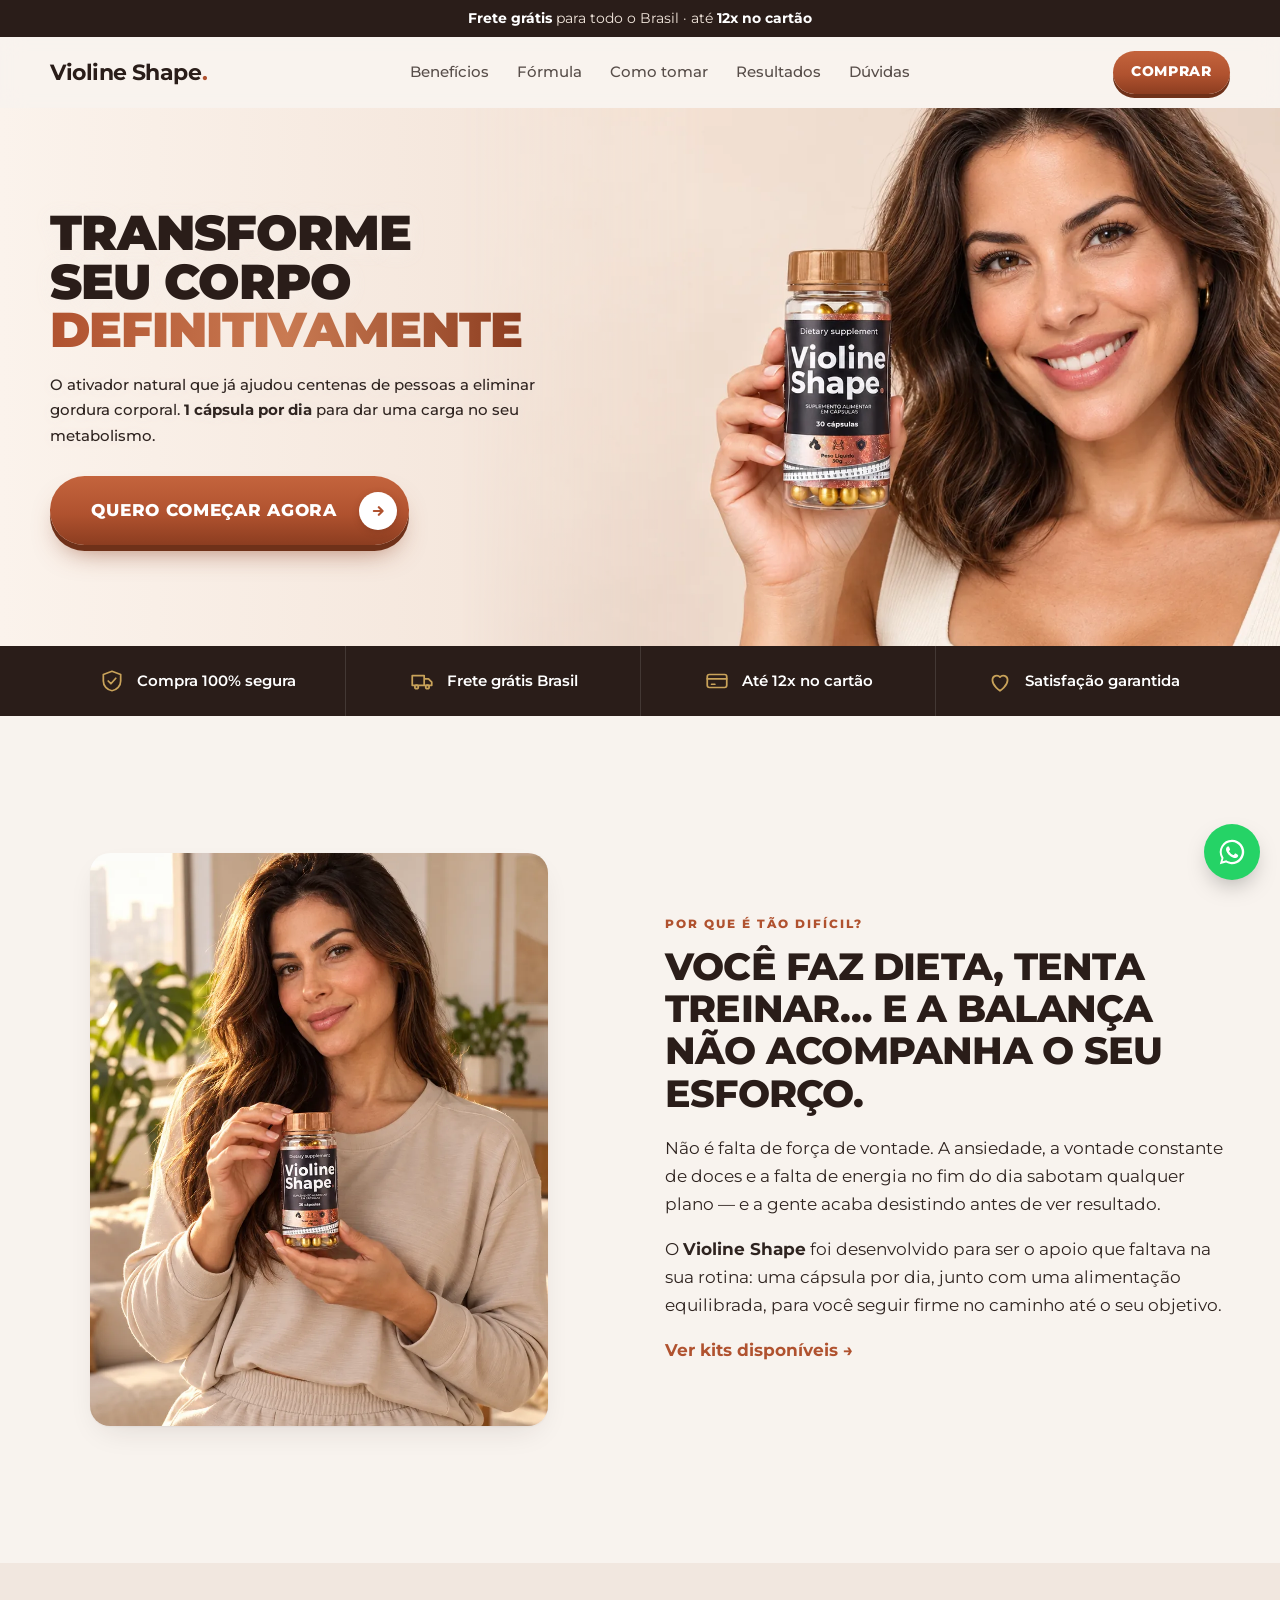
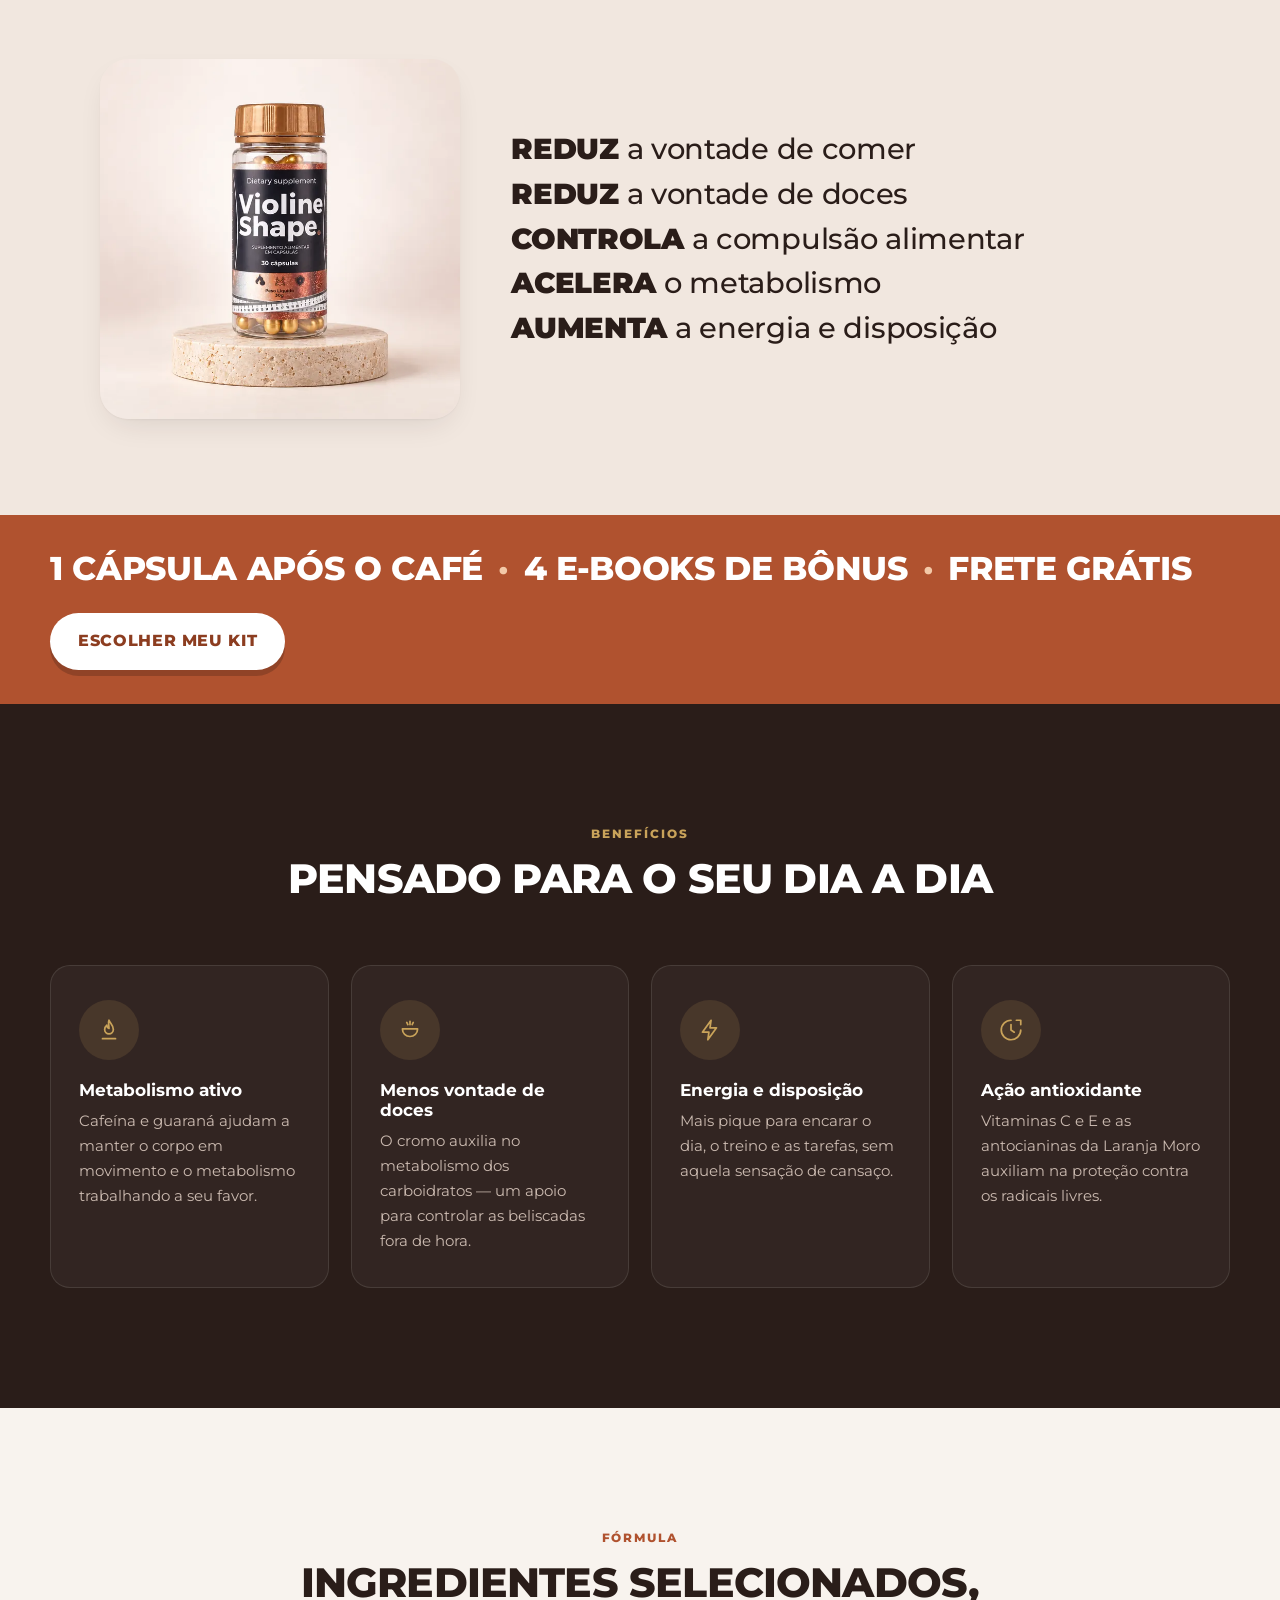
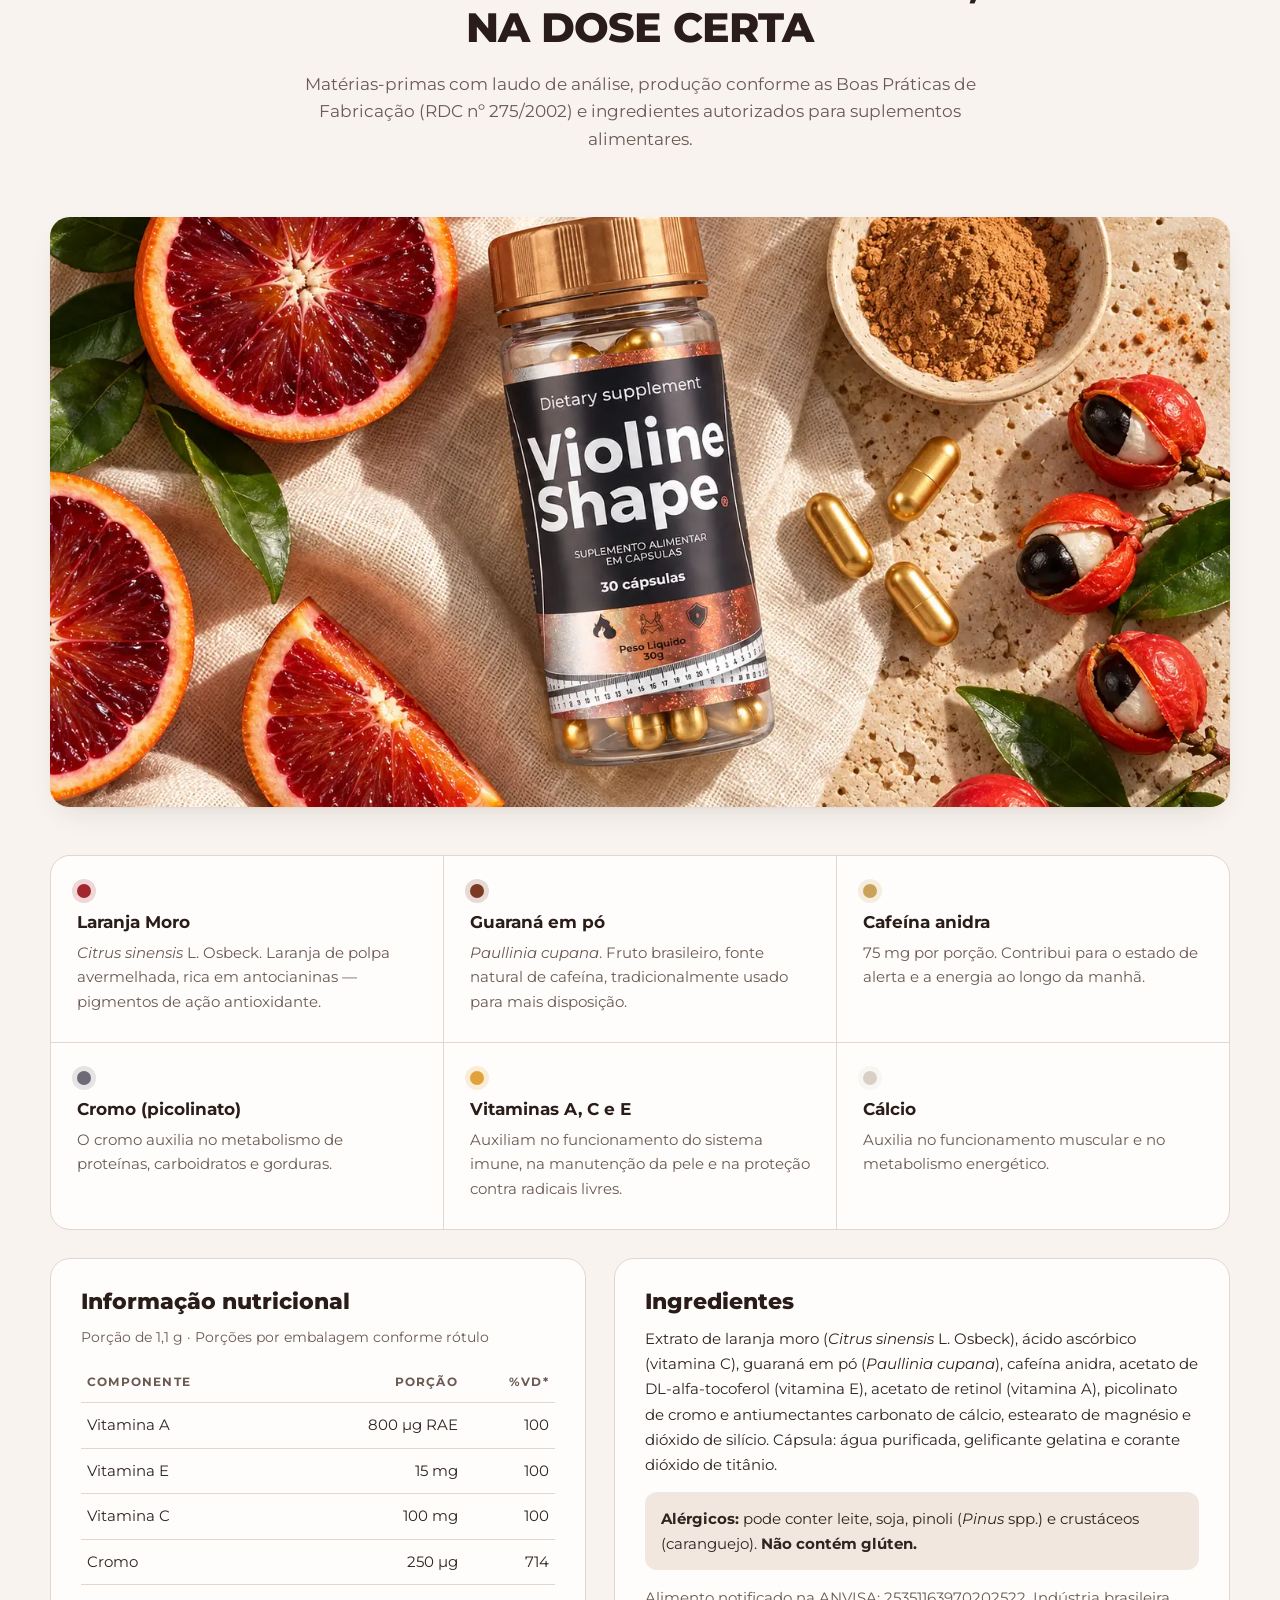
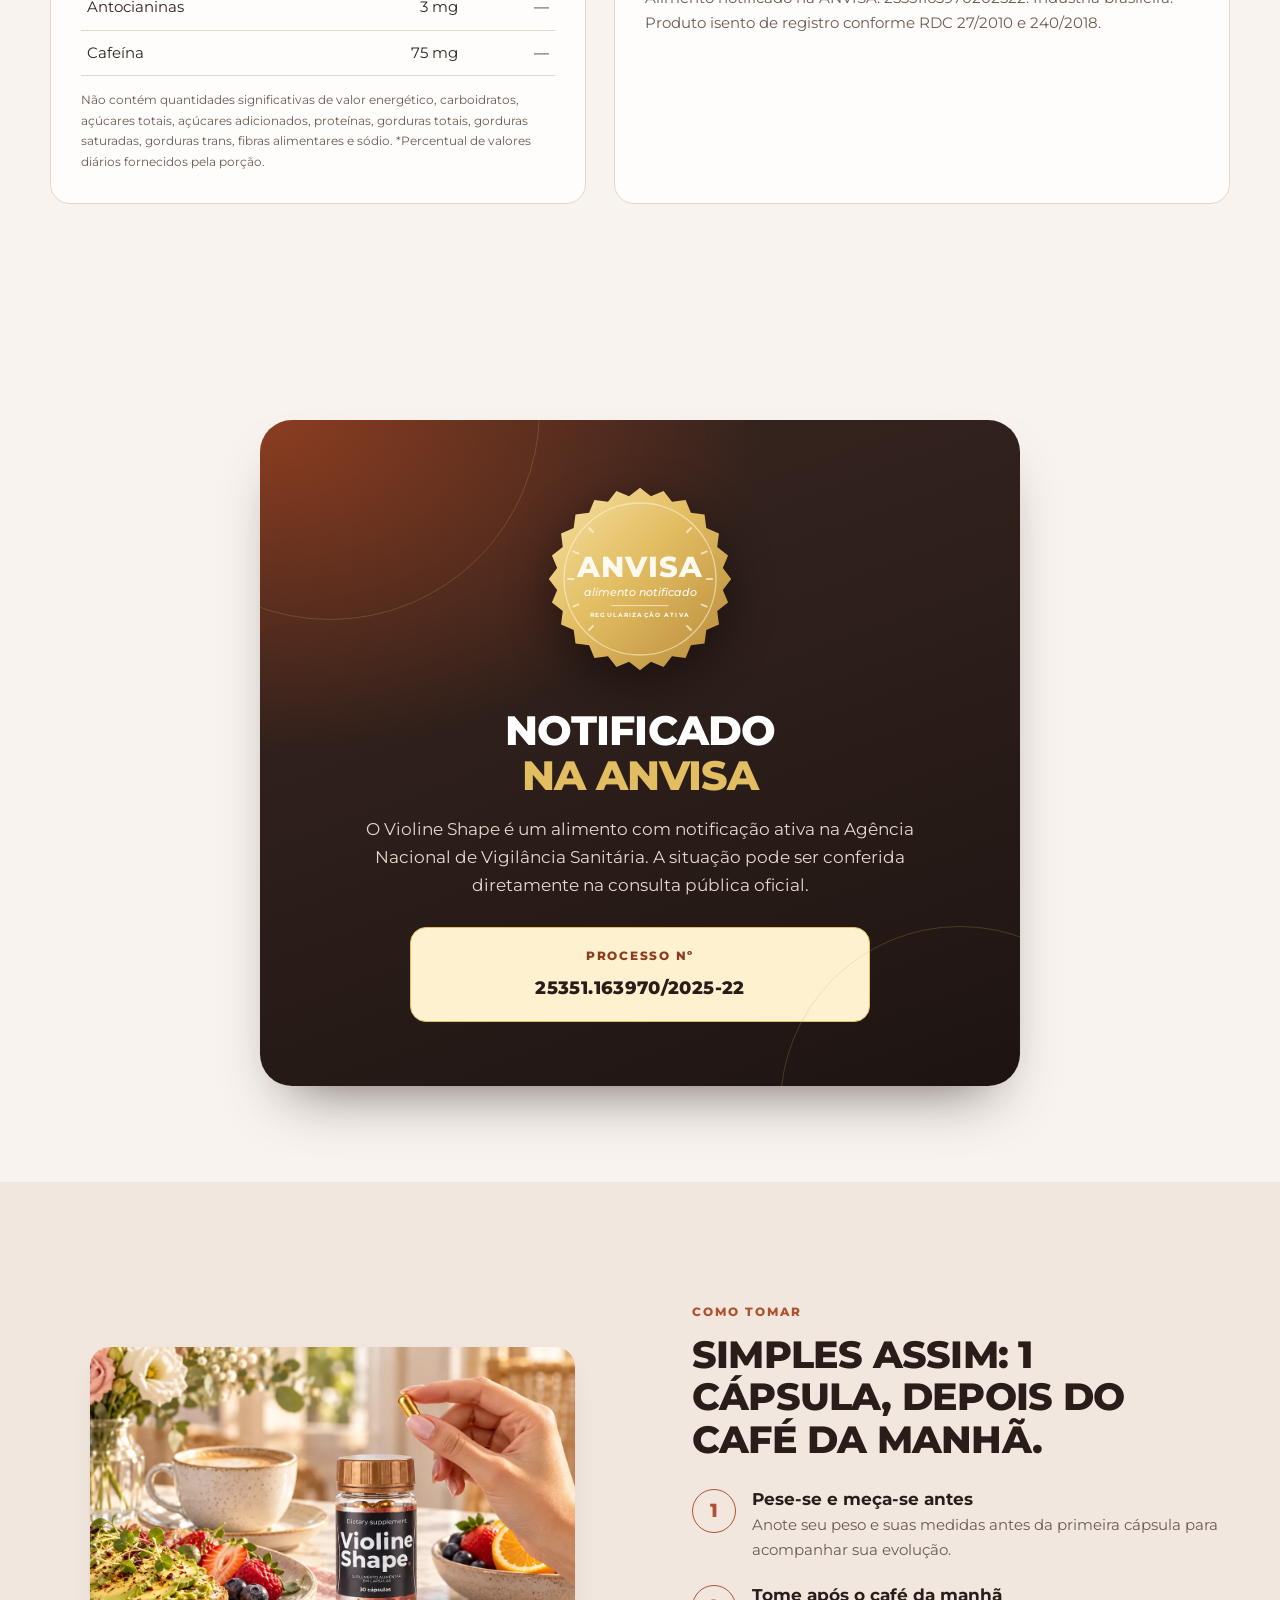
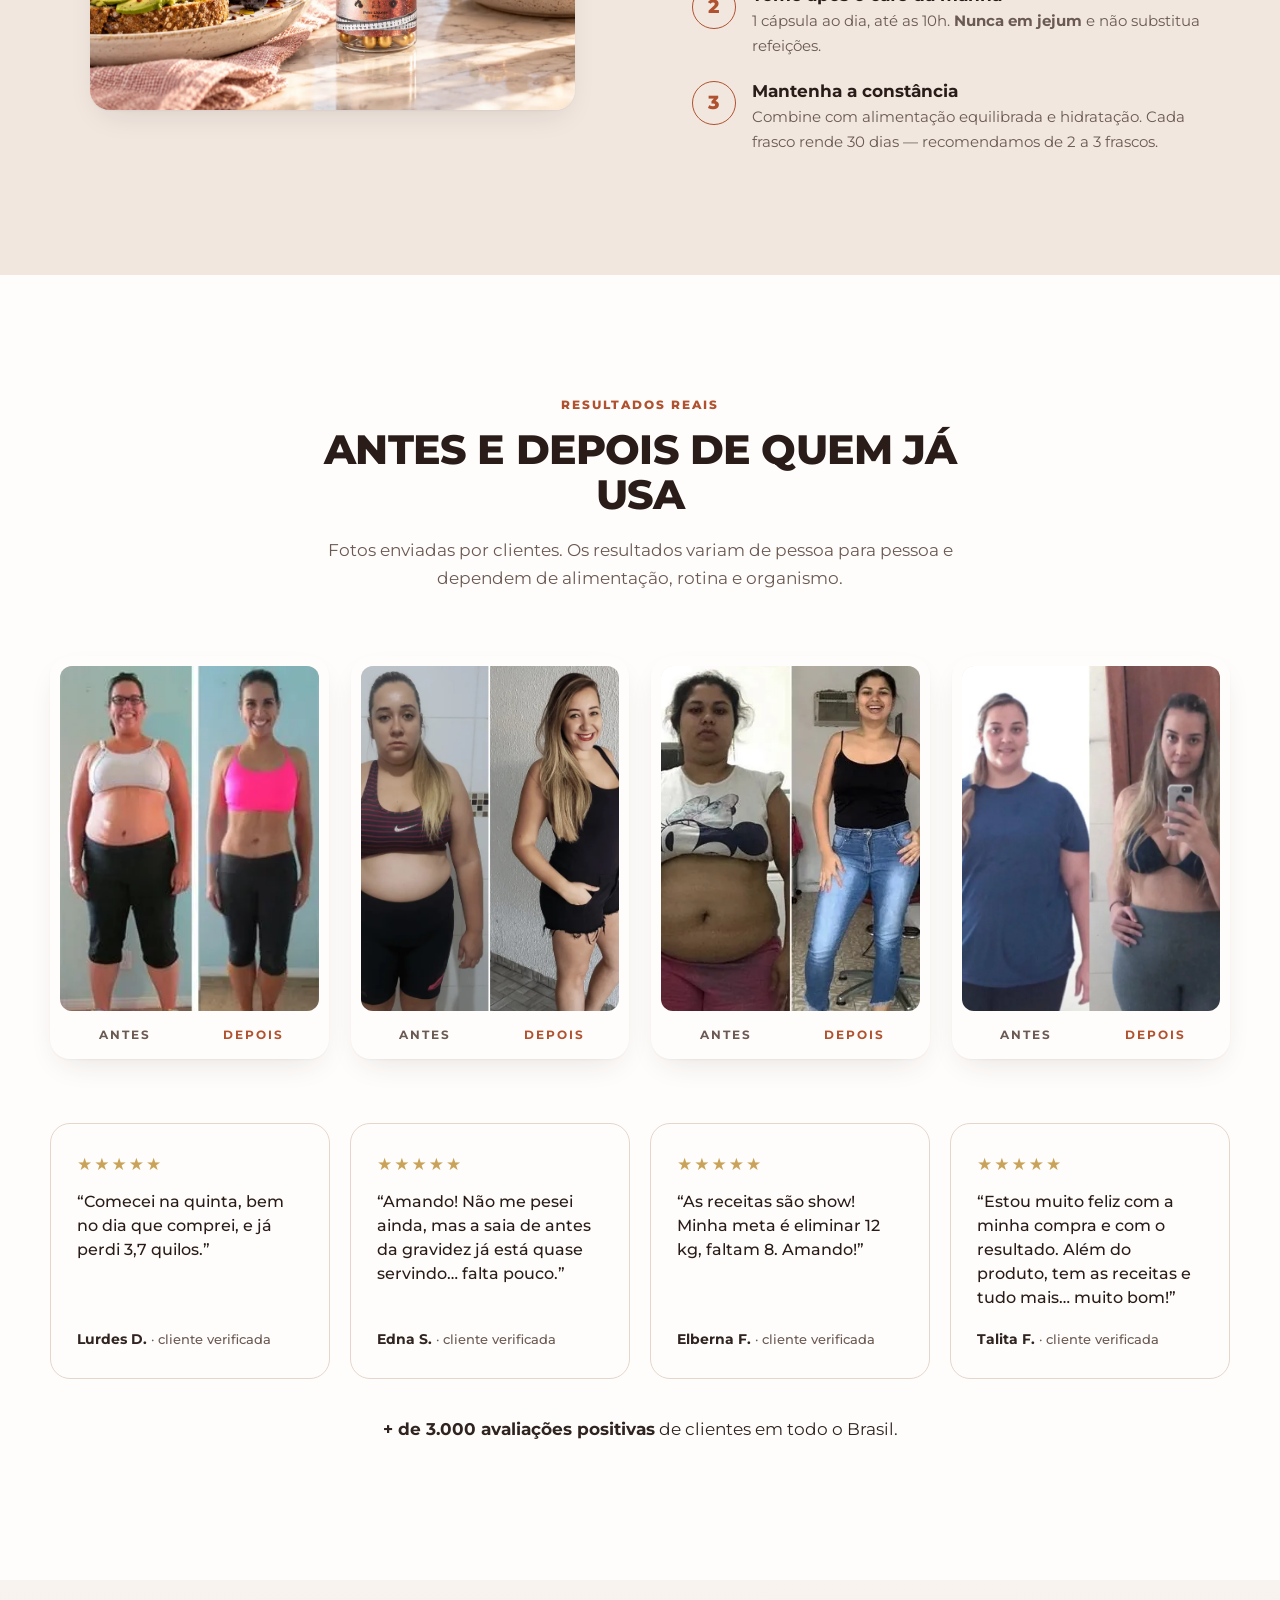
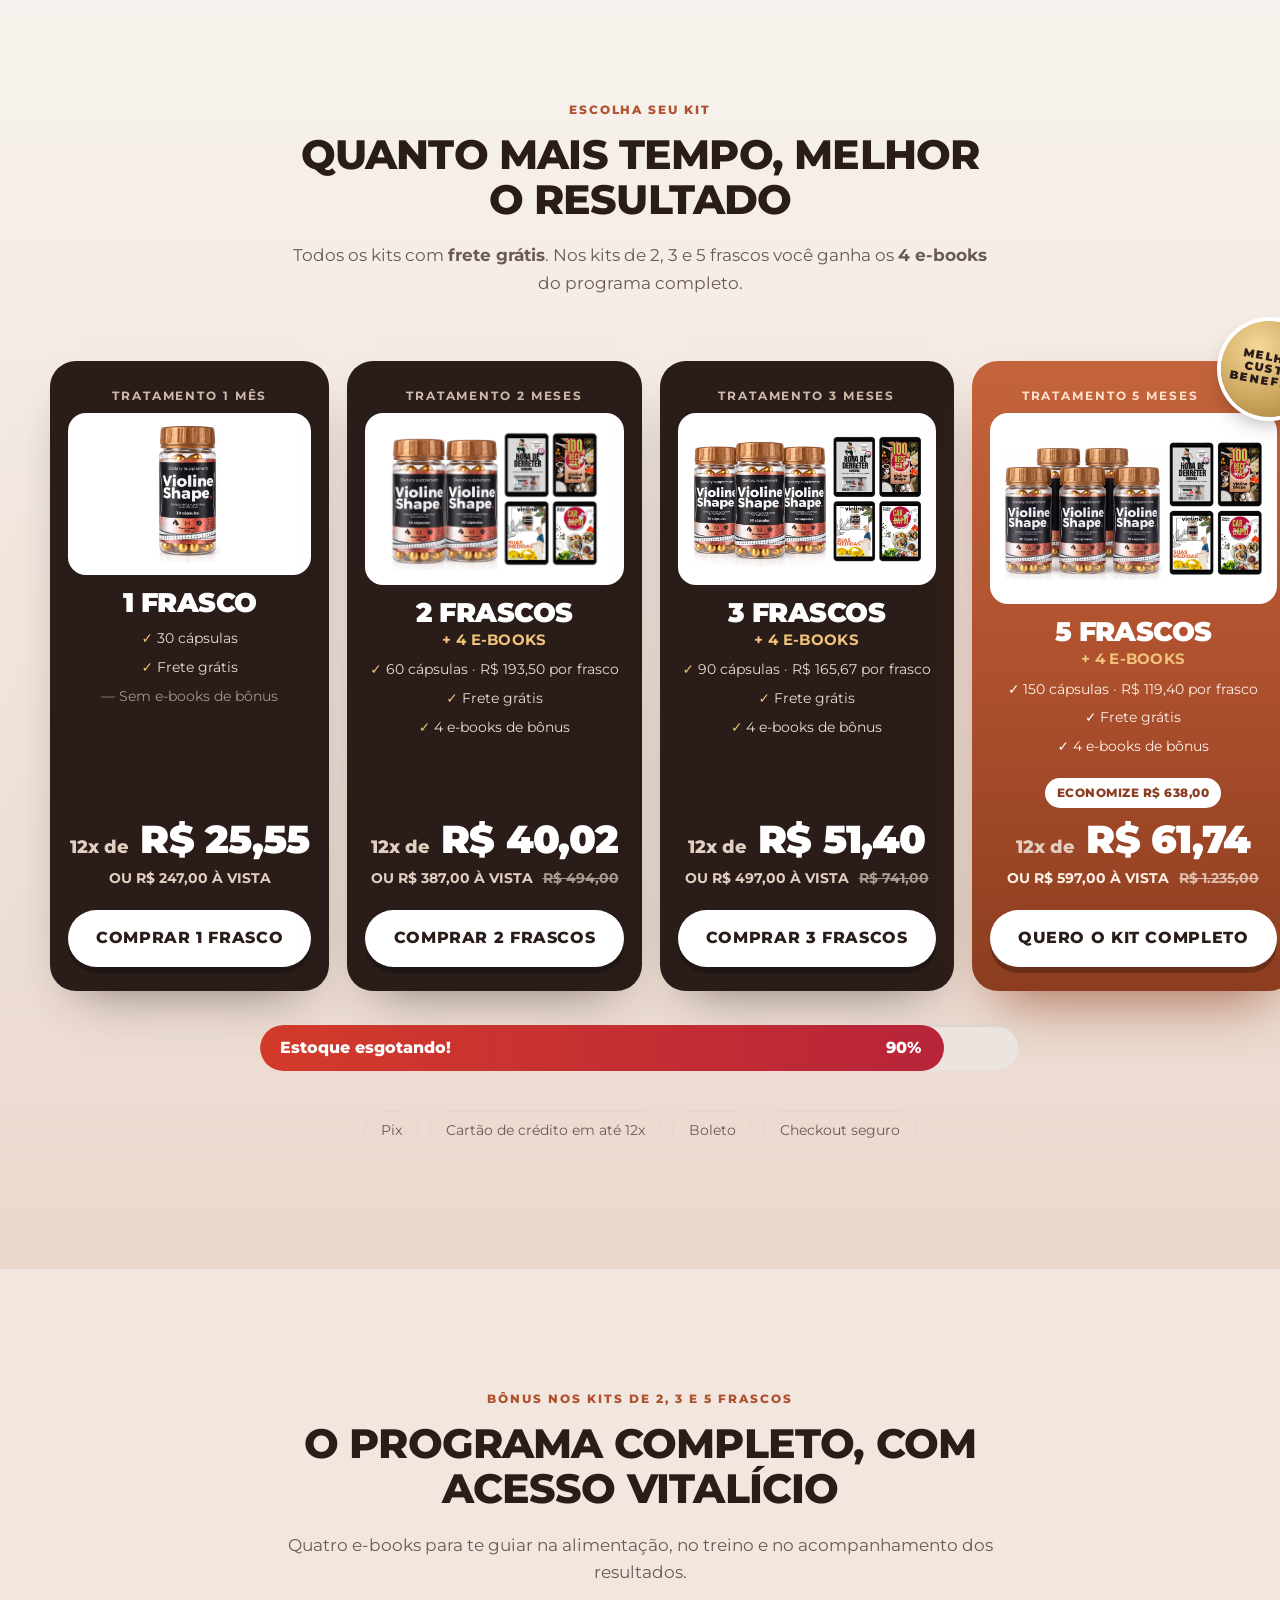
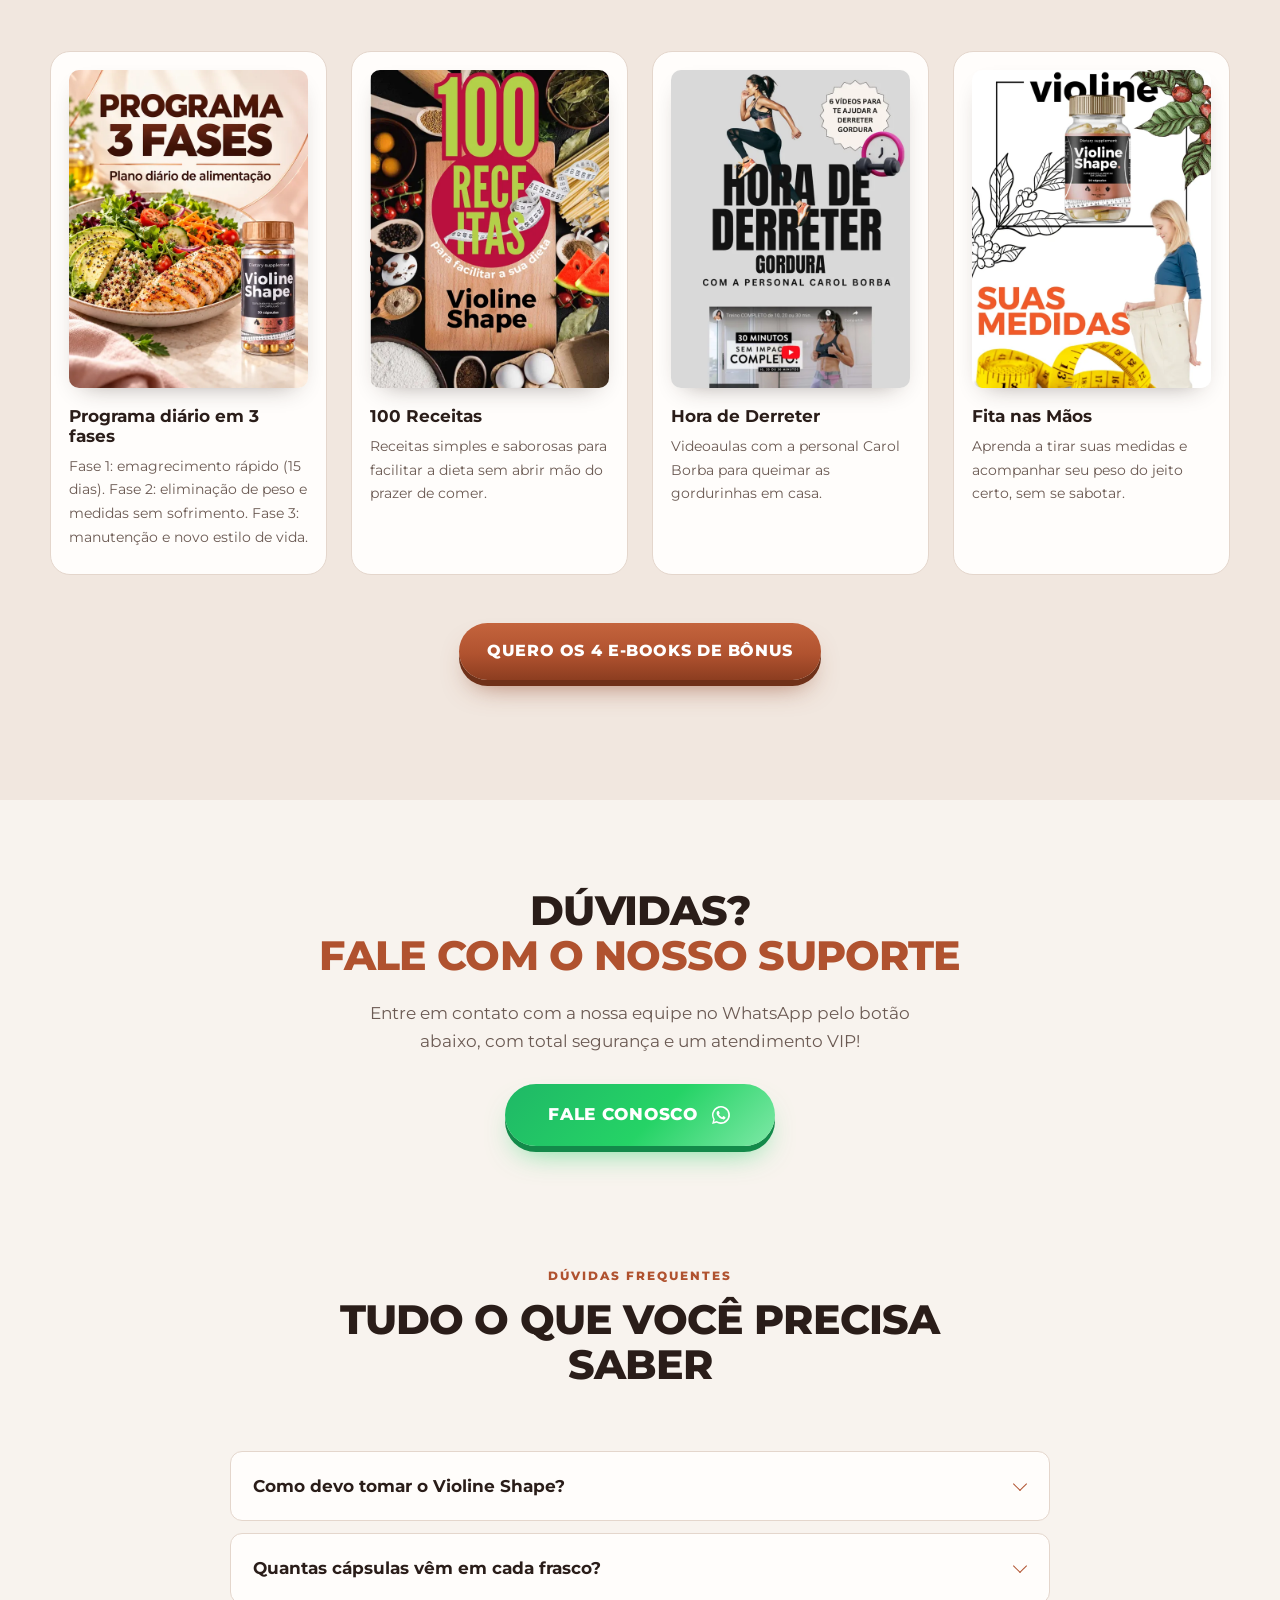
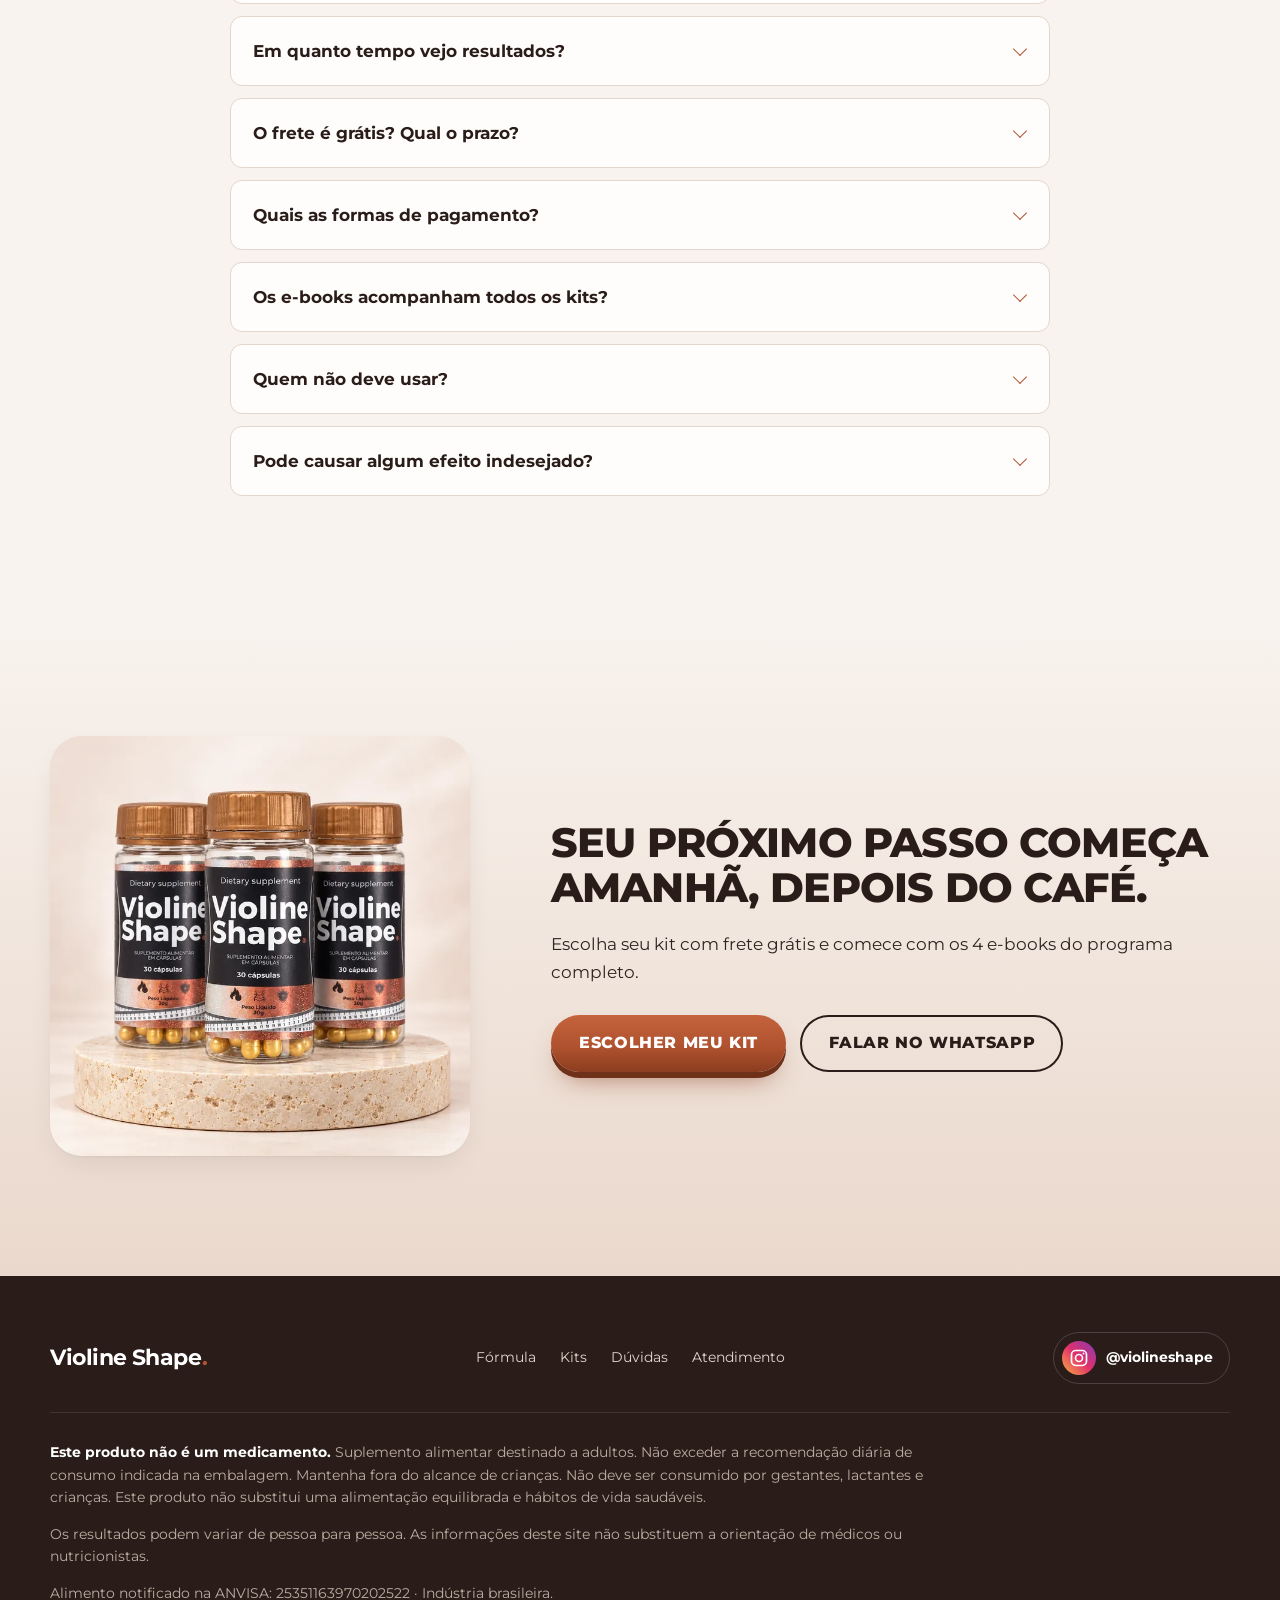
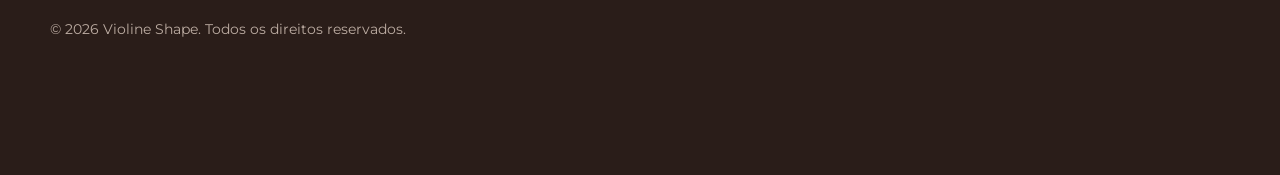
<file: site/index.html>
<!doctype html>
<html lang="pt-BR">
<head>
  <meta charset="utf-8">
  <meta name="viewport" content="width=device-width, initial-scale=1">
  <title>Violine Shape — Suplemento com Laranja Moro, Guaraná e Cromo | Frete Grátis</title>
  <meta name="description" content="Violine Shape: suplemento alimentar em cápsulas com Laranja Moro, Guaraná, Cromo e Vitaminas A, C e E. Notificado na ANVISA, frete grátis para todo o Brasil e até 12x no cartão. Kits com 4 e-books de bônus.">
  <link rel="canonical" href="https://violineshape.com.br/">
  <meta name="robots" content="index, follow, max-image-preview:large">
  <meta name="theme-color" content="#f6efe9">

  <!-- Open Graph / redes sociais -->
  <meta property="og:type" content="product">
  <meta property="og:locale" content="pt_BR">
  <meta property="og:site_name" content="Violine Shape">
  <meta property="og:title" content="Violine Shape — Transforme seu corpo definitivamente">
  <meta property="og:description" content="Laranja Moro, Guaraná, Cromo e Vitaminas A, C e E em 1 cápsula por dia. Frete grátis e até 12x no cartão.">
  <meta property="og:url" content="https://violineshape.com.br/">
  <meta property="og:image" content="https://violineshape.com.br/assets/img/og-image.jpg">
  <meta property="og:image:width" content="1200">
  <meta property="og:image:height" content="630">
  <meta name="twitter:card" content="summary_large_image">

  <link rel="icon" href="assets/img/favicon.svg" type="image/svg+xml">
  <link rel="apple-touch-icon" href="assets/img/apple-touch-icon.png">

  <link rel="preconnect" href="https://fonts.googleapis.com">
  <link rel="preconnect" href="https://fonts.gstatic.com" crossorigin>
  <link rel="preload" as="image" href="assets/img/hero-foto.webp" type="image/webp" fetchpriority="high">
  <link href="https://fonts.googleapis.com/css2?family=Montserrat:wght@400;500;600;700;800;900&display=swap" rel="stylesheet">
  <link rel="stylesheet" href="assets/css/style.css?v=27">

  <!--
    RASTREAMENTO DE ANÚNCIOS
    Cole aqui o Google Tag Manager (recomendado) ou Meta Pixel / GA4.
    O script main.js já envia para o dataLayer / fbq os eventos:
      - view_item (ao ver as ofertas)  - begin_checkout / InitiateCheckout (clique em comprar)
      - contact (clique no WhatsApp)
  -->

  <script type="application/ld+json">
  {
    "@context": "https://schema.org",
    "@graph": [
      {
        "@type": "Organization",
        "@id": "https://violineshape.com.br/#org",
        "name": "Violine Shape",
        "url": "https://violineshape.com.br/",
        "sameAs": ["https://www.instagram.com/violineshape/"],
        "logo": "https://violineshape.com.br/assets/img/apple-touch-icon.png",
        "contactPoint": {
          "@type": "ContactPoint",
          "telephone": "+55-19-99206-1661",
          "contactType": "customer service",
          "areaServed": "BR",
          "availableLanguage": "Portuguese"
        }
      },
      {
        "@type": "Product",
        "@id": "https://violineshape.com.br/#produto",
        "name": "Violine Shape — Suplemento Alimentar em Cápsulas",
        "description": "Suplemento alimentar em cápsulas com extrato de Laranja Moro, Guaraná em pó, Cafeína, Cromo e Vitaminas A, C e E. Frasco com 30 cápsulas.",
        "brand": { "@type": "Brand", "name": "Violine Shape" },
        "image": [
          "https://violineshape.com.br/assets/img/kit-1.webp",
          "https://violineshape.com.br/assets/img/kit-3.webp"
        ],
        "category": "Suplemento alimentar",
        "offers": {
          "@type": "AggregateOffer",
          "priceCurrency": "BRL",
          "lowPrice": "247.00",
          "highPrice": "597.00",
          "offerCount": "4",
          "availability": "https://schema.org/InStock",
          "url": "https://violineshape.com.br/#ofertas"
        }
      },
      {
        "@type": "FAQPage",
        "@id": "https://violineshape.com.br/#faq",
        "mainEntity": [
          { "@type": "Question", "name": "Como devo tomar o Violine Shape?", "acceptedAnswer": { "@type": "Answer", "text": "Tome 1 cápsula por dia, logo após o café da manhã e até as 10h. Nunca tome em jejum." } },
          { "@type": "Question", "name": "Quantas cápsulas vêm em cada frasco?", "acceptedAnswer": { "@type": "Answer", "text": "Cada frasco tem 30 cápsulas, suficiente para 1 mês de uso." } },
          { "@type": "Question", "name": "O frete é grátis?", "acceptedAnswer": { "@type": "Answer", "text": "Sim. Todos os kits têm frete grátis para todo o Brasil." } },
          { "@type": "Question", "name": "Quais as formas de pagamento?", "acceptedAnswer": { "@type": "Answer", "text": "Pix, boleto e cartão de crédito em até 12x, em checkout 100% seguro." } },
          { "@type": "Question", "name": "Quem não deve usar o Violine Shape?", "acceptedAnswer": { "@type": "Answer", "text": "Gestantes, lactantes, menores de 19 anos, idosos acima de 65 anos, pessoas com problemas de tireoide, diabetes, hipertensão ou cardíacos e quem usa antidepressivos. Não consumir com bebida alcoólica." } },
          { "@type": "Question", "name": "Os e-books acompanham todos os kits?", "acceptedAnswer": { "@type": "Answer", "text": "Os 4 e-books de bônus acompanham os kits de 2, 3 e 5 frascos. O kit de 1 frasco não inclui os e-books." } }
        ]
      }
    ]
  }
  </script>
  <!-- Meta Pixel Code -->
  <script>
  !function(f,b,e,v,n,t,s)
  {if(f.fbq)return;n=f.fbq=function(){n.callMethod?
  n.callMethod.apply(n,arguments):n.queue.push(arguments)};
  if(!f._fbq)f._fbq=n;n.push=n;n.loaded=!0;n.version='2.0';
  n.queue=[];t=b.createElement(e);t.async=!0;
  t.src=v;s=b.getElementsByTagName(e)[0];
  s.parentNode.insertBefore(t,s)}(window, document,'script',
  'https://connect.facebook.net/en_US/fbevents.js');
  fbq('init', '2147632998968524');
  fbq('track', 'PageView');
  </script>
  <!-- End Meta Pixel Code -->
</head>
<body>
  <noscript><img height="1" width="1" style="display:none" alt=""
  src="https://www.facebook.com/tr?id=2147632998968524&ev=PageView&noscript=1"
  /></noscript>
  <a class="skip" href="#conteudo">Pular para o conteúdo</a>

  <div class="announce">
    <p><strong>Frete grátis</strong> para todo o Brasil <span aria-hidden="true">·</span> até <strong>12x no cartão</strong></p>
  </div>

  <header class="header" id="topo">
    <div class="container header__inner">
      <a href="#topo" class="logo" aria-label="Violine Shape — início">Violine<span>Shape<i>.</i></span></a>
      <nav class="nav" aria-label="Navegação principal">
        <a href="#beneficios">Benefícios</a>
        <a href="#formula">Fórmula</a>
        <a href="#como-tomar">Como tomar</a>
        <a href="#resultados">Resultados</a>
        <a href="#duvidas">Dúvidas</a>
      </nav>
      <a href="#ofertas" class="btn btn--sm">Comprar</a>
    </div>
  </header>

  <main id="conteudo">

    <!-- HERO -->
    <section class="hero">
      <picture class="hero__art">
        <img src="assets/img/hero-foto.webp" alt="Mulher sorridente segurando um frasco de Violine Shape" width="1400" height="1050" fetchpriority="high">
      </picture>
      <div class="container hero__inner">
        <div class="hero__copy">
          <h1 class="fade">Transforme seu corpo <span>definitivamente</span></h1>
          <p class="lead fade">O ativador natural que já ajudou centenas de pessoas a eliminar gordura corporal. <strong>1 cápsula por dia</strong> para dar uma carga no seu metabolismo.</p>
          <a href="#ofertas" class="btn btn--pill btn--pulse fade">Quero começar agora <span class="btn__arrow" aria-hidden="true"><svg viewBox="0 0 24 24"><path d="M7 12h10M13 7.5l4.5 4.5-4.5 4.5"/></svg></span></a>
        </div>
      </div>
    </section>

    <!-- FAIXA DE CONFIANÇA -->
    <section class="trust" aria-label="Garantias">
      <div class="container trust__grid">
        <div class="trust__item"><svg viewBox="0 0 24 24" aria-hidden="true"><path d="M12 3 4 6v6c0 4.5 3.4 8.3 8 9 4.6-.7 8-4.5 8-9V6l-8-3Z"/><path d="m8.5 12 2.5 2.5 4.5-5"/></svg><span>Compra 100% segura</span></div>
        <div class="trust__item"><svg viewBox="0 0 24 24" aria-hidden="true"><path d="M3 7h11v9H3zM14 10h4l3 3v3h-7z"/><circle cx="7" cy="17.5" r="1.6"/><circle cx="17" cy="17.5" r="1.6"/></svg><span>Frete grátis Brasil</span></div>
        <div class="trust__item"><svg viewBox="0 0 24 24" aria-hidden="true"><rect x="3" y="6" width="18" height="12" rx="2"/><path d="M3 10h18M7 15h3"/></svg><span>Até 12x no cartão</span></div>
        <div class="trust__item"><svg viewBox="0 0 24 24" aria-hidden="true"><path d="M12 21s-7-4.4-7-10a4 4 0 0 1 7-2.6A4 4 0 0 1 19 11c0 5.6-7 10-7 10Z"/></svg><span>Satisfação garantida</span></div>
      </div>
    </section>

    <!-- HISTÓRIA / PROBLEMA -->
    <section class="section story" id="sobre">
      <div class="container story__grid">
        <figure class="story__media fade">
          <img src="assets/img/lifestyle.webp" alt="Mulher sorrindo segurando um frasco de Violine Shape em casa" width="900" height="1125" loading="lazy" decoding="async">
        </figure>
        <div class="story__copy">
          <p class="eyebrow fade">Por que é tão difícil?</p>
          <h2 class="fade">Você faz dieta, tenta treinar… e a balança não acompanha o seu esforço.</h2>
          <p class="fade">Não é falta de força de vontade. A ansiedade, a vontade constante de doces e a falta de energia no fim do dia sabotam qualquer plano — e a gente acaba desistindo antes de ver resultado.</p>
          <p class="fade">O <strong>Violine Shape</strong> foi desenvolvido para ser o apoio que faltava na sua rotina: uma cápsula por dia, junto com uma alimentação equilibrada, para você seguir firme no caminho até o seu objetivo.</p>
          <a href="#ofertas" class="link-arrow fade">Ver kits disponíveis</a>
        </div>
      </div>
    </section>

    <!-- O QUE FAZ -->
    <section class="punch" aria-label="O que o Violine Shape faz">
      <div class="container punch__inner">
        <img class="punch__img fade" src="assets/img/kit-1.webp" alt="Frasco de Violine Shape" width="700" height="700" loading="lazy" decoding="async">
        <ul class="punch__list fade">
          <li><b>Reduz</b> a vontade de comer</li>
          <li><b>Reduz</b> a vontade de doces</li>
          <li><b>Controla</b> a compulsão alimentar</li>
          <li><b>Acelera</b> o metabolismo</li>
          <li><b>Aumenta</b> a energia e disposição</li>
        </ul>
      </div>
    </section>

    <!-- FAIXA DE DESTAQUE -->
    <section class="band" aria-label="Destaque">
      <div class="container band__inner">
        <p class="band__text fade"><span>1 cápsula após o café</span><span>4 e-books de bônus</span><span>Frete grátis</span></p>
        <a href="#ofertas" class="btn btn--light fade">Escolher meu kit</a>
      </div>
    </section>

    <!-- BENEFÍCIOS -->
    <section class="section section--dark" id="beneficios">
      <div class="container">
        <header class="section__head">
          <p class="eyebrow fade">Benefícios</p>
          <h2 class="fade">Pensado para o seu dia a dia</h2>
        </header>
        <div class="cards cards--4">
          <article class="card fade">
            <div class="card__icon"><svg viewBox="0 0 24 24" aria-hidden="true"><path d="M12 3c1 3 4 4.5 4 8.5a4 4 0 0 1-8 0c0-1.7.8-3 2-4 0 1.5.7 2.5 2 3 0-3-1-5.5 0-7.5Z"/><path d="M6 20h12"/></svg></div>
            <h3>Metabolismo ativo</h3>
            <p>Cafeína e guaraná ajudam a manter o corpo em movimento e o metabolismo trabalhando a seu favor.</p>
          </article>
          <article class="card fade">
            <div class="card__icon"><svg viewBox="0 0 24 24" aria-hidden="true"><path d="M5 11h14a7 7 0 0 1-14 0Z"/><path d="M12 4v3M9 5l1 2M15 5l-1 2"/></svg></div>
            <h3>Menos vontade de doces</h3>
            <p>O cromo auxilia no metabolismo dos carboidratos — um apoio para controlar as beliscadas fora de hora.</p>
          </article>
          <article class="card fade">
            <div class="card__icon"><svg viewBox="0 0 24 24" aria-hidden="true"><path d="M13 3 5 14h6l-1 7 8-11h-6l1-7Z"/></svg></div>
            <h3>Energia e disposição</h3>
            <p>Mais pique para encarar o dia, o treino e as tarefas, sem aquela sensação de cansaço.</p>
          </article>
          <article class="card fade">
            <div class="card__icon"><svg viewBox="0 0 24 24" aria-hidden="true"><path d="M12 3a9 9 0 1 0 9 9"/><path d="M12 7v5l3 2"/><path d="M17 3h4v4"/></svg></div>
            <h3>Ação antioxidante</h3>
            <p>Vitaminas C e E e as antocianinas da Laranja Moro auxiliam na proteção contra os radicais livres.</p>
          </article>
        </div>
      </div>
    </section>

    <!-- FÓRMULA -->
    <section class="section" id="formula">
      <div class="container">
        <header class="section__head">
          <p class="eyebrow fade">Fórmula</p>
          <h2 class="fade">Ingredientes selecionados, na dose certa</h2>
          <p class="section__sub fade">Matérias-primas com laudo de análise, produção conforme as Boas Práticas de Fabricação (RDC nº 275/2002) e ingredientes autorizados para suplementos alimentares.</p>
        </header>

        <figure class="formula__media fade">
          <img src="assets/img/ingredientes.webp" alt="Frasco de Violine Shape cercado de laranjas moro, guaraná e cápsulas" width="1500" height="1000" loading="lazy" decoding="async">
        </figure>

        <div class="ingredients">
          <article class="ingredient fade">
            <span class="ingredient__dot" style="--c:#a3282e"></span>
            <h3>Laranja Moro</h3>
            <p><em>Citrus sinensis</em> L. Osbeck. Laranja de polpa avermelhada, rica em antocianinas — pigmentos de ação antioxidante.</p>
          </article>
          <article class="ingredient fade">
            <span class="ingredient__dot" style="--c:#7a3b22"></span>
            <h3>Guaraná em pó</h3>
            <p><em>Paullinia cupana</em>. Fruto brasileiro, fonte natural de cafeína, tradicionalmente usado para mais disposição.</p>
          </article>
          <article class="ingredient fade">
            <span class="ingredient__dot" style="--c:#c9a35a"></span>
            <h3>Cafeína anidra</h3>
            <p>75 mg por porção. Contribui para o estado de alerta e a energia ao longo da manhã.</p>
          </article>
          <article class="ingredient fade">
            <span class="ingredient__dot" style="--c:#6d6a75"></span>
            <h3>Cromo (picolinato)</h3>
            <p>O cromo auxilia no metabolismo de proteínas, carboidratos e gorduras.</p>
          </article>
          <article class="ingredient fade">
            <span class="ingredient__dot" style="--c:#e2a23b"></span>
            <h3>Vitaminas A, C e E</h3>
            <p>Auxiliam no funcionamento do sistema imune, na manutenção da pele e na proteção contra radicais livres.</p>
          </article>
          <article class="ingredient fade">
            <span class="ingredient__dot" style="--c:#d8cfc6"></span>
            <h3>Cálcio</h3>
            <p>Auxilia no funcionamento muscular e no metabolismo energético.</p>
          </article>
        </div>

        <div class="label fade">
          <div class="label__table">
            <h3>Informação nutricional</h3>
            <p class="label__meta">Porção de 1,1 g · Porções por embalagem conforme rótulo</p>
            <table>
              <thead><tr><th scope="col">Componente</th><th scope="col">Porção</th><th scope="col">%VD*</th></tr></thead>
              <tbody>
                <tr><td>Vitamina A</td><td>800 µg RAE</td><td>100</td></tr>
                <tr><td>Vitamina E</td><td>15 mg</td><td>100</td></tr>
                <tr><td>Vitamina C</td><td>100 mg</td><td>100</td></tr>
                <tr><td>Cromo</td><td>250 µg</td><td>714</td></tr>
                <tr><td>Antocianinas</td><td>3 mg</td><td>—</td></tr>
                <tr><td>Cafeína</td><td>75 mg</td><td>—</td></tr>
              </tbody>
            </table>
            <p class="label__note">Não contém quantidades significativas de valor energético, carboidratos, açúcares totais, açúcares adicionados, proteínas, gorduras totais, gorduras saturadas, gorduras trans, fibras alimentares e sódio. *Percentual de valores diários fornecidos pela porção.</p>
          </div>
          <div class="label__text">
            <h3>Ingredientes</h3>
            <p>Extrato de laranja moro (<em>Citrus sinensis</em> L. Osbeck), ácido ascórbico (vitamina C), guaraná em pó (<em>Paullinia cupana</em>), cafeína anidra, acetato de DL-alfa-tocoferol (vitamina E), acetato de retinol (vitamina A), picolinato de cromo e antiumectantes carbonato de cálcio, estearato de magnésio e dióxido de silício. Cápsula: água purificada, gelificante gelatina e corante dióxido de titânio.</p>
            <p class="allergens"><strong>Alérgicos:</strong> pode conter leite, soja, pinoli (<em>Pinus</em> spp.) e crustáceos (caranguejo). <strong>Não contém glúten.</strong></p>
            <p class="small">Alimento notificado na ANVISA: 25351163970202522. Indústria brasileira. Produto isento de registro conforme RDC 27/2010 e 240/2018.</p>
          </div>
        </div>
      </div>
    </section>

    <!-- ANVISA -->
    <section class="anvisa" aria-label="Notificado na ANVISA">
      <div class="container">
        <div class="anvisa__card fade">
          <svg class="anvisa__seal" viewBox="0 0 200 200" role="img" aria-label="Selo ANVISA – alimento notificado">
            <defs>
              <linearGradient id="gold" x1="0" y1="0" x2="1" y2="1">
                <stop offset="0" stop-color="#f7e2a6"/><stop offset=".45" stop-color="#e2bd62"/><stop offset="1" stop-color="#b8893a"/>
              </linearGradient>
            </defs>
            <polygon points="100.0,4.0 111.5,12.8 124.8,7.3 133.7,18.7 148.0,16.9 153.6,30.2 167.9,32.1 169.8,46.4 183.1,52.0 181.3,66.3 192.7,75.2 187.2,88.5 196.0,100.0 187.2,111.5 192.7,124.8 181.3,133.7 183.1,148.0 169.8,153.6 167.9,167.9 153.6,169.8 148.0,183.1 133.7,181.3 124.8,192.7 111.5,187.2 100.0,196.0 88.5,187.2 75.2,192.7 66.3,181.3 52.0,183.1 46.4,169.8 32.1,167.9 30.2,153.6 16.9,148.0 18.7,133.7 7.3,124.8 12.8,111.5 4.0,100.0 12.8,88.5 7.3,75.2 18.7,66.3 16.9,52.0 30.2,46.4 32.1,32.1 46.4,30.2 52.0,16.9 66.3,18.7 75.2,7.3 88.5,12.8" fill="url(#gold)"/>
            <circle cx="100" cy="100" r="80" fill="none" stroke="#fff6dc" stroke-opacity=".55" stroke-width="1.5"/>
            <g stroke="#fff6dc" stroke-opacity=".7" stroke-width="2" stroke-linecap="round"><line x1="170.0" y1="100.0" x2="176.0" y2="100.0"/><line x1="164.7" y1="126.8" x2="170.2" y2="129.1"/><line x1="149.5" y1="149.5" x2="153.7" y2="153.7"/><line x1="50.5" y1="149.5" x2="46.3" y2="153.7"/><line x1="35.3" y1="126.8" x2="29.8" y2="129.1"/><line x1="30.0" y1="100.0" x2="24.0" y2="100.0"/><line x1="35.3" y1="73.2" x2="29.8" y2="70.9"/><line x1="50.5" y1="50.5" x2="46.3" y2="46.3"/><line x1="149.5" y1="50.5" x2="153.7" y2="46.3"/><line x1="164.7" y1="73.2" x2="170.2" y2="70.9"/></g>
            <text x="100" y="98" text-anchor="middle" font-family="Montserrat, sans-serif" font-weight="800" font-size="30" fill="#fffaf0" letter-spacing="1">ANVISA</text>
            <text x="100" y="118" text-anchor="middle" font-family="Montserrat, sans-serif" font-style="italic" font-weight="500" font-size="12" fill="#fffaf0">alimento notificado</text>
            <line x1="70" y1="128" x2="130" y2="128" stroke="#fffaf0" stroke-opacity=".7"/>
            <text x="100" y="140" text-anchor="middle" font-family="Montserrat, sans-serif" font-weight="700" font-size="6.5" fill="#fffaf0" letter-spacing="1.2">REGULARIZAÇÃO ATIVA</text>
          </svg>
          <h2>Notificado <span>na ANVISA</span></h2>
          <p>O Violine Shape é um alimento com notificação ativa na Agência Nacional de Vigilância Sanitária. A situação pode ser conferida diretamente na consulta pública oficial.</p>
          <div class="anvisa__proc">
            <span>Processo nº</span>
            <strong>25351.163970/2025-22</strong>
          </div>
        </div>
      </div>
    </section>

    <!-- COMO TOMAR -->
    <section class="section section--tint" id="como-tomar">
      <div class="container howto">
        <figure class="howto__media fade">
          <img src="assets/img/rotina.webp" alt="Mesa de café da manhã com frasco de Violine Shape e mão segurando uma cápsula" width="1200" height="900" loading="lazy" decoding="async">
        </figure>
        <div class="howto__copy">
          <p class="eyebrow fade">Como tomar</p>
          <h2 class="fade">Simples assim: 1 cápsula, depois do café da manhã.</h2>
          <ol class="steps">
            <li class="fade"><span>1</span><div><h3>Pese-se e meça-se antes</h3><p>Anote seu peso e suas medidas antes da primeira cápsula para acompanhar sua evolução.</p></div></li>
            <li class="fade"><span>2</span><div><h3>Tome após o café da manhã</h3><p>1 cápsula ao dia, até as 10h. <strong>Nunca em jejum</strong> e não substitua refeições.</p></div></li>
            <li class="fade"><span>3</span><div><h3>Mantenha a constância</h3><p>Combine com alimentação equilibrada e hidratação. Cada frasco rende 30 dias — recomendamos de 2 a 3 frascos.</p></div></li>
          </ol>
        </div>
      </div>
    </section>

    <!-- RESULTADOS / ANTES E DEPOIS -->
    <section class="section" id="resultados">
      <div class="container">
        <header class="section__head">
          <p class="eyebrow fade">Resultados reais</p>
          <h2 class="fade">Antes e depois de quem já usa</h2>
          <p class="section__sub fade">Fotos enviadas por clientes. Os resultados variam de pessoa para pessoa e dependem de alimentação, rotina e organismo.</p>
        </header>

        <div class="ba">
          <figure class="ba__item fade"><div class="ba__img"><img src="assets/img/v2/antes-depois-1.webp" alt="Antes e depois de cliente usando Violine Shape" width="236" height="344" loading="lazy" decoding="async"></div><figcaption><span>Antes</span><span>Depois</span></figcaption></figure>
          <figure class="ba__item fade"><div class="ba__img"><img src="assets/img/v2/antes-depois-2.webp" alt="Antes e depois de cliente usando Violine Shape" width="800" height="800" loading="lazy" decoding="async"></div><figcaption><span>Antes</span><span>Depois</span></figcaption></figure>
          <figure class="ba__item fade"><div class="ba__img"><img src="assets/img/v2/antes-depois-4.webp" alt="Antes e depois de cliente usando Violine Shape" width="450" height="450" loading="lazy" decoding="async"></div><figcaption><span>Antes</span><span>Depois</span></figcaption></figure>
          <figure class="ba__item fade"><div class="ba__img"><img src="assets/img/v2/antes-depois-3.webp" alt="Antes e depois de cliente usando Violine Shape" width="800" height="800" loading="lazy" decoding="async"></div><figcaption><span>Antes</span><span>Depois</span></figcaption></figure>
        </div>

        <div class="reviews">
          <blockquote class="review fade">
            <div class="stars" aria-label="5 de 5 estrelas">★★★★★</div>
            <p>“Comecei na quinta, bem no dia que comprei, e já perdi 3,7 quilos.”</p>
            <footer>Lurdes D. <span>· cliente verificada</span></footer>
          </blockquote>
          <blockquote class="review fade">
            <div class="stars" aria-label="5 de 5 estrelas">★★★★★</div>
            <p>“Amando! Não me pesei ainda, mas a saia de antes da gravidez já está quase servindo… falta pouco.”</p>
            <footer>Edna S. <span>· cliente verificada</span></footer>
          </blockquote>
          <blockquote class="review fade">
            <div class="stars" aria-label="5 de 5 estrelas">★★★★★</div>
            <p>“As receitas são show! Minha meta é eliminar 12 kg, faltam 8. Amando!”</p>
            <footer>Elberna F. <span>· cliente verificada</span></footer>
          </blockquote>
          <blockquote class="review fade">
            <div class="stars" aria-label="5 de 5 estrelas">★★★★★</div>
            <p>“Estou muito feliz com a minha compra e com o resultado. Além do produto, tem as receitas e tudo mais… muito bom!”</p>
            <footer>Talita F. <span>· cliente verificada</span></footer>
          </blockquote>
        </div>
        <p class="center fade"><strong>+ de 3.000 avaliações positivas</strong> de clientes em todo o Brasil.</p>
      </div>
    </section>

    <!-- OFERTAS -->
    <section class="section section--dark" id="ofertas">
      <div class="container">
        <header class="section__head">
          <p class="eyebrow fade">Escolha seu kit</p>
          <h2 class="fade">Quanto mais tempo, melhor o resultado</h2>
          <p class="section__sub fade">Todos os kits com <strong>frete grátis</strong>. Nos kits de 2, 3 e 5 frascos você ganha os <strong>4 e-books</strong> do programa completo.</p>
        </header>

        <div class="offers">
          <article class="offer fade">
            <p class="offer__tag">Tratamento 1 mês</p>
            <img src="assets/img/kit1-frascos.webp" alt="1 frasco de Violine Shape" width="422" height="900" loading="lazy" decoding="async">
            <h3>1 frasco</h3>
            <ul class="offer__list">
              <li>30 cápsulas</li>
              <li>Frete grátis</li>
              <li class="is-off">Sem e-books de bônus</li>
            </ul>
            <p class="offer__price"><small>12x de</small> R$ 25,55</p>
            <p class="offer__cash">ou R$ 247,00 à vista</p>
            <a class="btn btn--ghost btn--block js-checkout" data-kit="1" data-value="247" href="https://ev.braip.com/checkout/plao14z6/chek66ol?currency=BRL" rel="noopener">Comprar 1 frasco</a>
          </article>

          <article class="offer fade">
            <p class="offer__tag">Tratamento 2 meses</p>
            <img src="assets/img/kit2-frascos.webp" alt="2 frascos de Violine Shape + 4 e-books de bônus" width="900" height="637" loading="lazy" decoding="async">
            <h3>2 frascos <span>+ 4 e-books</span></h3>
            <ul class="offer__list">
              <li>60 cápsulas · R$ 193,50 por frasco</li>
              <li>Frete grátis</li>
              <li>4 e-books de bônus</li>
            </ul>
            <p class="offer__price"><small>12x de</small> R$ 40,02</p>
            <p class="offer__cash">ou R$ 387,00 à vista <s>R$ 494,00</s></p>
            <a class="btn btn--ghost btn--block js-checkout" data-kit="2" data-value="387" href="https://ev.braip.com/checkout/planv8ky/chek66ol?currency=BRL" rel="noopener">Comprar 2 frascos</a>
          </article>
          <article class="offer fade">
            <p class="offer__tag">Tratamento 3 meses</p>
            <img src="assets/img/kit3-frascos.webp" alt="3 frascos de Violine Shape + 4 e-books de bônus" width="900" height="547" loading="lazy" decoding="async">
            <h3>3 frascos <span>+ 4 e-books</span></h3>
            <ul class="offer__list">
              <li>90 cápsulas · R$ 165,67 por frasco</li>
              <li>Frete grátis</li>
              <li>4 e-books de bônus</li>
            </ul>
            <p class="offer__price"><small>12x de</small> R$ 51,40</p>
            <p class="offer__cash">ou R$ 497,00 à vista <s>R$ 741,00</s></p>
            <a class="btn btn--ghost btn--block js-checkout" data-kit="3" data-value="497" href="https://ev.braip.com/checkout/plawlnk2/chek66ol?currency=BRL" rel="noopener">Comprar 3 frascos</a>
          </article>

          <article class="offer offer--featured fade">
            <p class="offer__badge">Melhor custo-benefício</p>
            <p class="offer__tag">Tratamento 5 meses</p>
            <img src="assets/img/kit5-frascos.webp" alt="5 frascos de Violine Shape + 4 e-books de bônus" width="900" height="514" loading="lazy" decoding="async">
            <h3>5 frascos <span>+ 4 e-books</span></h3>
            <ul class="offer__list">
              <li>150 cápsulas · R$ 119,40 por frasco</li>
              <li>Frete grátis</li>
              <li>4 e-books de bônus</li>
            </ul>
            <p class="offer__save">Economize R$ 638,00</p>
            <p class="offer__price"><small>12x de</small> R$ 61,74</p>
            <p class="offer__cash">ou R$ 597,00 à vista <s>R$ 1.235,00</s></p>
            <a class="btn btn--block js-checkout" data-kit="5" data-value="597" href="https://ev.braip.com/checkout/plae60wx/chek66ol?currency=BRL" rel="noopener">Quero o kit completo</a>
          </article>

        </div>

        <div class="stock fade" role="img" aria-label="Estoque do lote promocional quase esgotado: 90%">
          <div class="stock__bar" style="--pct: 90%">
            <span>Estoque esgotando!</span><b>90%</b>
          </div>
        </div>

        <div class="payments fade">
          <span>Pix</span><span>Cartão de crédito em até 12x</span><span>Boleto</span><span>Checkout seguro</span>
        </div>
      </div>
    </section>

    <!-- BÔNUS -->
    <section class="section section--tint" id="bonus">
      <div class="container">
        <header class="section__head">
          <p class="eyebrow fade">Bônus nos kits de 2, 3 e 5 frascos</p>
          <h2 class="fade">O programa completo, com acesso vitalício</h2>
          <p class="section__sub fade">Quatro e-books para te guiar na alimentação, no treino e no acompanhamento dos resultados.</p>
        </header>
        <div class="ebooks">
          <article class="ebook fade">
            <img src="assets/img/ebook-fases.webp" alt="Capa do e-book Programa 3 Fases" width="600" height="800" loading="lazy" decoding="async">
            <h3>Programa diário em 3 fases</h3>
            <p>Fase 1: emagrecimento rápido (15 dias). Fase 2: eliminação de peso e medidas sem sofrimento. Fase 3: manutenção e novo estilo de vida.</p>
          </article>
          <article class="ebook fade">
            <img src="assets/img/ebook-receitas.webp" alt="Capa do e-book 100 Receitas" width="600" height="850" loading="lazy" decoding="async">
            <h3>100 Receitas</h3>
            <p>Receitas simples e saborosas para facilitar a dieta sem abrir mão do prazer de comer.</p>
          </article>
          <article class="ebook fade">
            <img src="assets/img/ebook-derreter.webp" alt="Capa do e-book Hora de Derreter" width="600" height="850" loading="lazy" decoding="async">
            <h3>Hora de Derreter</h3>
            <p>Videoaulas com a personal Carol Borba para queimar as gordurinhas em casa.</p>
          </article>
          <article class="ebook fade">
            <img src="assets/img/ebook-medidas.webp" alt="Capa do e-book Suas Medidas" width="600" height="850" loading="lazy" decoding="async">
            <h3>Fita nas Mãos</h3>
            <p>Aprenda a tirar suas medidas e acompanhar seu peso do jeito certo, sem se sabotar.</p>
          </article>
        </div>
        <div class="center fade"><a href="#ofertas" class="btn">Quero os 4 e-books de bônus</a></div>
      </div>
    </section>

    <!-- SUPORTE -->
    <section class="support" aria-label="Suporte">
      <div class="container support__inner">
        <h2 class="fade">Dúvidas? <span>Fale com o nosso suporte</span></h2>
        <p class="fade">Entre em contato com a nossa equipe no WhatsApp pelo botão abaixo, com total segurança e um atendimento VIP!</p>
        <a class="btn-whats js-whats fade" href="https://wa.me/5519992061661?text=Ol%C3%A1%21%20Vim%20pelo%20site%20do%20Violine%20Shape%20e%20gostaria%20de%20mais%20informa%C3%A7%C3%B5es." target="_blank" rel="noopener">
          Fale conosco
          <svg viewBox="0 0 32 32" aria-hidden="true"><path d="M16 3a13 13 0 0 0-11.2 19.6L3 29l6.6-1.7A13 13 0 1 0 16 3Zm0 23.7c-2 0-4-.6-5.7-1.6l-.4-.2-3.9 1 1-3.8-.3-.4A10.7 10.7 0 1 1 16 26.7Zm5.9-8c-.3-.2-1.9-1-2.2-1-.3-.1-.5-.2-.7.2l-1 1.2c-.2.2-.4.3-.7.1a8.8 8.8 0 0 1-4.4-3.8c-.3-.6.3-.5 1-1.7.1-.2 0-.4 0-.6l-1-2.4c-.3-.6-.5-.5-.7-.5h-.6c-.2 0-.6.1-.9.4-.3.3-1.1 1.1-1.1 2.7s1.2 3.2 1.3 3.4c.2.2 2.3 3.5 5.5 4.9 2 .9 2.8.9 3.8.8.6-.1 1.9-.8 2.1-1.5.3-.7.3-1.4.2-1.5l-.6-.3Z"/></svg>
        </a>
      </div>
    </section>

    <!-- FAQ -->
    <section class="section" id="duvidas">
      <div class="container container--narrow">
        <header class="section__head">
          <p class="eyebrow fade">Dúvidas frequentes</p>
          <h2 class="fade">Tudo o que você precisa saber</h2>
        </header>
        <div class="faq">
          <details class="fade"><summary>Como devo tomar o Violine Shape?</summary><p>Tome 1 cápsula por dia, logo após o café da manhã e até as 10h. <strong>Nunca tome em jejum</strong> e não substitua refeições pelo produto.</p></details>
          <details class="fade"><summary>Quantas cápsulas vêm em cada frasco?</summary><p>Cada frasco contém 30 cápsulas, o suficiente para 1 mês de uso. Para melhores resultados, recomendamos de 2 a 3 frascos.</p></details>
          <details class="fade"><summary>Em quanto tempo vejo resultados?</summary><p>Cada organismo responde de um jeito, e o resultado depende também da sua alimentação e rotina. Por isso, pese-se e tire suas medidas antes da primeira cápsula e acompanhe sua evolução com o e-book Fita nas Mãos.</p></details>
          <details class="fade"><summary>O frete é grátis? Qual o prazo?</summary><p>Sim, todos os kits têm frete grátis para todo o Brasil. O prazo é informado no checkout de acordo com o seu CEP, e você recebe o código de rastreio por e-mail.</p></details>
          <details class="fade"><summary>Quais as formas de pagamento?</summary><p>Pix, boleto e cartão de crédito em até 12x. O pagamento é processado em ambiente seguro.</p></details>
          <details class="fade"><summary>Os e-books acompanham todos os kits?</summary><p>Os 4 e-books de bônus acompanham os kits de <strong>2, 3 e 5 frascos</strong>. O kit de 1 frasco não inclui os e-books.</p></details>
          <details class="fade"><summary>Quem não deve usar?</summary><p>Gestantes, lactantes, menores de 19 anos, idosos acima de 65 anos, pessoas com problemas de tireoide, diabetes, hipertensão ou cardíacos e pessoas que tomam antidepressivos. Não consumir com bebida alcoólica. Em caso de dúvida, consulte seu médico.</p></details>
          <details class="fade"><summary>Pode causar algum efeito indesejado?</summary><p>Por conter cafeína, algumas pessoas podem sentir dor de cabeça, náusea, desconforto no estômago, insônia ou sonolência. Tontura pode ocorrer se a pessoa deixar de se alimentar — por isso o produto nunca deve substituir refeições. Se sentir qualquer desconforto, suspenda o uso e procure orientação médica.</p></details>
        </div>
      </div>
    </section>

    <!-- CTA FINAL -->
    <section class="section final">
      <div class="container final__inner">
        <img class="final__img fade" src="assets/img/kit-3.webp" alt="" width="700" height="700" loading="lazy" decoding="async">
        <div>
          <h2 class="fade">Seu próximo passo começa amanhã, depois do café.</h2>
          <p class="fade">Escolha seu kit com frete grátis e comece com os 4 e-books do programa completo.</p>
          <div class="final__actions fade">
            <a href="#ofertas" class="btn">Escolher meu kit</a>
            <a href="https://wa.me/5519992061661?text=Ol%C3%A1%21%20Vim%20pelo%20site%20do%20Violine%20Shape%20e%20gostaria%20de%20mais%20informa%C3%A7%C3%B5es." class="btn btn--ghost js-whats" target="_blank" rel="noopener">Falar no WhatsApp</a>
          </div>
        </div>
      </div>
    </section>
  </main>

  <footer class="footer">
    <div class="container">
      <div class="footer__top">
        <a href="#topo" class="logo logo--light">Violine<span>Shape<i>.</i></span></a>
        <nav aria-label="Rodapé">
          <a href="#formula">Fórmula</a>
          <a href="#ofertas">Kits</a>
          <a href="#duvidas">Dúvidas</a>
          <a href="https://wa.me/5519992061661?text=Ol%C3%A1%21%20Vim%20pelo%20site%20do%20Violine%20Shape%20e%20gostaria%20de%20mais%20informa%C3%A7%C3%B5es." class="js-whats" target="_blank" rel="noopener">Atendimento</a>
        </nav>
        <a class="footer__insta" href="https://www.instagram.com/violineshape/" target="_blank" rel="noopener" aria-label="Instagram da Violine Shape (abre em nova guia)">
          <svg viewBox="0 0 24 24" aria-hidden="true"><rect x="3" y="3" width="18" height="18" rx="5"/><circle cx="12" cy="12" r="4.2"/><circle cx="17.4" cy="6.6" r="1.1" class="dot"/></svg>
          <span>@violineshape</span>
        </a>
      </div>
      <div class="footer__legal">
        <p><strong>Este produto não é um medicamento.</strong> Suplemento alimentar destinado a adultos. Não exceder a recomendação diária de consumo indicada na embalagem. Mantenha fora do alcance de crianças. Não deve ser consumido por gestantes, lactantes e crianças. Este produto não substitui uma alimentação equilibrada e hábitos de vida saudáveis.</p>
        <p>Os resultados podem variar de pessoa para pessoa. As informações deste site não substituem a orientação de médicos ou nutricionistas.</p>
        <p>Alimento notificado na ANVISA: 25351163970202522 · Indústria brasileira.</p>
        <p>© <span id="ano">2026</span> Violine Shape. Todos os direitos reservados.</p>
      </div>
    </div>
  </footer>

  <!-- Barra fixa mobile -->
  <div class="sticky-cta" aria-hidden="true">
    <div><strong>A partir de 12x R$ 25,55</strong><span>Frete grátis</span></div>
    <a href="#ofertas" class="btn btn--sm" tabindex="-1">Ver kits</a>
  </div>

  <a class="whats-float js-whats" href="https://wa.me/5519992061661?text=Ol%C3%A1%21%20Vim%20pelo%20site%20do%20Violine%20Shape%20e%20gostaria%20de%20mais%20informa%C3%A7%C3%B5es." target="_blank" rel="noopener" aria-label="Falar no WhatsApp">
    <svg viewBox="0 0 32 32" aria-hidden="true"><path d="M16 3a13 13 0 0 0-11.2 19.6L3 29l6.6-1.7A13 13 0 1 0 16 3Zm0 23.7c-2 0-4-.6-5.7-1.6l-.4-.2-3.9 1 1-3.8-.3-.4A10.7 10.7 0 1 1 16 26.7Zm5.9-8c-.3-.2-1.9-1-2.2-1-.3-.1-.5-.2-.7.2l-1 1.2c-.2.2-.4.3-.7.1a8.8 8.8 0 0 1-4.4-3.8c-.3-.6.3-.5 1-1.7.1-.2 0-.4 0-.6l-1-2.4c-.3-.6-.5-.5-.7-.5h-.6c-.2 0-.6.1-.9.4-.3.3-1.1 1.1-1.1 2.7s1.2 3.2 1.3 3.4c.2.2 2.3 3.5 5.5 4.9 2 .9 2.8.9 3.8.8.6-.1 1.9-.8 2.1-1.5.3-.7.3-1.4.2-1.5l-.6-.3Z"/></svg>
  </a>

  <script src="assets/js/main.js?v=3" defer></script>
</body>
</html>
</file>
<file: site/assets/css/style.css>
/* ==========================================================
   Violine Shape — landing page
   Paleta inspirada no rótulo: creme, nude, cobre e café.
   ========================================================== */

:root {
  --cream: #f8f3ee;
  --cream-2: #f1e7df;
  --blush: #ead8cc;
  --copper: #b0522f;
  --copper-dark: #8c3d20;
  --gold: #c9a35a;
  --espresso: #2a1d19;
  --ink: #2f2420;
  --muted: #6b5a53;
  --line: #e4d6cc;
  --white: #fffdfb;

  --serif: "Montserrat", system-ui, -apple-system, "Segoe UI", sans-serif;
  --sans: "Montserrat", system-ui, -apple-system, "Segoe UI", sans-serif;

  --radius: 20px;
  --radius-sm: 12px;
  --shadow: 0 1px 2px rgba(42, 29, 25, .04), 0 12px 32px -12px rgba(42, 29, 25, .14);
  --ease: cubic-bezier(.2, .7, .2, 1);
}

*, *::before, *::after { box-sizing: border-box; }
html { scroll-behavior: smooth; -webkit-text-size-adjust: 100%; }
body {
  margin: 0;
  font-family: var(--sans);
  font-size: 17px;
  line-height: 1.65;
  color: var(--ink);
  background: var(--cream);
  -webkit-font-smoothing: antialiased;
  overflow-x: hidden;
}
img { max-width: 100%; height: auto; display: block; }
a { color: inherit; }
h1, h2, h3 { color: var(--espresso); margin: 0 0 .5em; line-height: 1.15; }
h1, h2 { font-family: var(--sans); font-weight: 800; letter-spacing: -.02em; text-transform: uppercase; }
h1 { font-size: clamp(2.4rem, 5.4vw, 4.6rem); line-height: 1; }
h2 { font-size: clamp(1.7rem, 3.2vw, 2.6rem); line-height: 1.1; }
h3 { font-size: 1.08rem; font-weight: 700; }
h1 em, h2 em, h1 span, h2 span { font-style: normal; color: var(--copper); }
p { margin: 0 0 1em; }

.container { width: min(1180px, 100% - 40px); margin-inline: auto; }
.container--narrow { width: min(820px, 100% - 40px); }
.center { text-align: center; }
.small { font-size: .82rem; color: var(--muted); }

.skip { position: absolute; left: -999px; top: 8px; background: var(--espresso); color: #fff; padding: 8px 14px; border-radius: 8px; z-index: 100; }
.skip:focus { left: 8px; }

.eyebrow {
  font-size: .78rem;
  font-weight: 700;
  letter-spacing: .16em;
  text-transform: uppercase;
  color: var(--copper);
  margin-bottom: .9em;
}

/* ---------- Botões ---------- */
.btn {
  min-height: 54px;
  display: inline-flex; align-items: center; justify-content: center; gap: .5em;
  padding: 1em 1.8em;
  border-radius: 999px;
  background: var(--copper);
  color: #fff;
  font-weight: 700;
  font-size: .98rem;
  text-decoration: none;
  border: 1.5px solid var(--copper);
  transition: background .35s var(--ease), border-color .35s var(--ease), color .35s var(--ease), box-shadow .35s var(--ease);
  box-shadow: 0 10px 24px -12px rgba(168, 91, 63, .7);
  cursor: pointer;
}
.btn:hover { background: var(--copper-dark); border-color: var(--copper-dark); }
.btn:focus-visible { outline: 3px solid var(--gold); outline-offset: 3px; }
.btn--sm { padding: .65em 1.3em; font-size: .9rem; }
.btn--block { width: 100%; }
.btn--ghost { background: transparent; color: var(--espresso); border-color: var(--espresso); box-shadow: none; }
.btn--ghost:hover { background: var(--espresso); color: #fff; border-color: var(--espresso); }

.link-arrow { font-weight: 700; color: var(--copper); text-decoration: none; display: inline-block; }
.link-arrow::after { content: " →"; transition: margin .3s var(--ease); }
.link-arrow:hover::after { margin-left: 4px; }

/* ---------- Topo ---------- */
.announce { background: var(--espresso); color: #f3e7dd; font-size: .85rem; text-align: center; padding: .55em 1em; }
.announce p { margin: 0; }
.announce strong { color: #fff; }

.header {
  position: sticky; top: 0; z-index: 50;
  background: rgba(248, 243, 238, .86);
  backdrop-filter: saturate(1.4) blur(12px);
  -webkit-backdrop-filter: saturate(1.4) blur(12px);
  border-bottom: 1px solid transparent;
  transition: border-color .4s var(--ease);
}
.header.is-scrolled { border-bottom-color: var(--line); }
.header__inner { display: flex; align-items: center; justify-content: space-between; height: 70px; gap: 24px; }

.logo { font-family: var(--sans); font-weight: 700; font-size: 1.35rem; color: var(--espresso); text-decoration: none; letter-spacing: -.02em; line-height: 1; }
.logo span { margin-left: .22em; }
.logo i { font-style: normal; color: var(--copper); }
.logo--light { color: #fff; }

.nav { display: flex; gap: 28px; }
.nav a { text-decoration: none; font-size: .92rem; font-weight: 500; color: var(--ink); opacity: .8; transition: opacity .3s; }
.nav a:hover { opacity: 1; }

/* ---------- Hero ---------- */
.hero { position: relative; overflow: hidden; display: flex; align-items: center; min-height: clamp(520px, 42vw, 660px); background: linear-gradient(90deg, #fbf3ec 0%, #f2e1d5 55%, #efdcd0 100%); }
.hero__art { position: absolute; top: 0; right: 0; bottom: 0; width: min(64%, 1060px); }
.hero__art img { width: 100%; height: 100%; object-fit: cover; object-position: 75% center; -webkit-mask-image: linear-gradient(to right, transparent 0%, #000 30%); mask-image: linear-gradient(to right, transparent 0%, #000 30%); }
.hero__inner { position: relative; z-index: 1; }
.hero__copy { max-width: 520px; padding: clamp(48px, 6vw, 88px) 0; display: flex; flex-direction: column; align-items: flex-start; text-align: left; }
.hero__copy .btn { margin-top: 28px; }
.hero h1 { font-size: clamp(2.2rem, 3.8vw, 3.8rem); font-weight: 900; max-width: 13ch; margin-bottom: .35em; text-shadow: 0 2px 18px rgba(246, 238, 232, .9); }
.hero h1 span { display: inline; background: linear-gradient(90deg, var(--copper) 0%, #c97a52 50%, var(--copper-dark) 100%); -webkit-background-clip: text; background-clip: text; color: transparent; text-shadow: none; }
.hero .eyebrow { margin-bottom: .7em; }
.hero .lead { font-size: clamp(.95rem, 1.2vw, 1.1rem); font-weight: 500; color: var(--ink); max-width: 36em; margin-bottom: 0; text-shadow: 0 1px 12px rgba(246, 238, 232, .95); }
.hero__cta { margin-top: 22px; }
.social-proof { margin: 0; font-size: .92rem; color: var(--muted); }
.stars { color: var(--gold); letter-spacing: .12em; }

.checks { list-style: none; padding: 0; margin: 1.4em 0 0; display: grid; gap: .45em; }
.checks li { position: relative; padding-left: 1.7em; font-weight: 500; font-size: .96rem; }
.checks li::before {
  content: ""; position: absolute; left: 0; top: .32em; width: 1.05em; height: 1.05em; border-radius: 50%;
  background: var(--copper) url("data:image/svg+xml,%3Csvg xmlns='http://www.w3.org/2000/svg' viewBox='0 0 16 16'%3E%3Cpath d='m4.5 8.2 2.3 2.3 4.7-5' fill='none' stroke='%23fff' stroke-width='1.8' stroke-linecap='round' stroke-linejoin='round'/%3E%3C/svg%3E") center/80% no-repeat;
}


/* Números do hero */
.stats { display: flex; gap: 0; margin: 40px 0 0; padding-top: 26px; border-top: 1px solid var(--line); }
.stats div { flex: 1; padding-right: 18px; }
.stats div + div { padding-left: 22px; border-left: 1px solid var(--line); }
.stats dt { font-family: var(--serif); font-size: 2.1rem; color: var(--copper); line-height: 1; }
.stats dd { margin: 6px 0 0; font-size: .84rem; color: var(--muted); font-weight: 600; }


/* Lista "Reduz / Controla / Acelera" */
.punch { background: var(--cream-2); padding: clamp(56px, 8vw, 96px) 0; }
.punch__inner { display: grid; grid-template-columns: .7fr 1.3fr; gap: clamp(28px, 4vw, 60px); align-items: center; max-width: 1080px; }
.punch__img { width: 100%; max-width: 380px; border-radius: 28px; box-shadow: var(--shadow); justify-self: center; }
.punch__list { list-style: none; padding: 0; margin: 0; font-family: var(--sans); font-size: clamp(1.1rem, 2.3vw, 1.9rem); line-height: 1.3; color: var(--espresso); }
.punch__list li { white-space: nowrap; }
.punch__list li + li { margin-top: .22em; }
.punch__list b { font-family: var(--sans); font-weight: 800; text-transform: uppercase; letter-spacing: -.01em; color: var(--copper); }

/* Faixa cobre */
.band { background: var(--copper); color: #fff; padding: 34px 0; }
.band__inner { display: flex; align-items: center; justify-content: space-between; gap: 24px; flex-wrap: wrap; }
.band__text { font-family: var(--serif); font-size: clamp(1.4rem, 2.6vw, 2.1rem); margin: 0; line-height: 1.2; }
.band__text span { white-space: nowrap; }
.band__text span + span::before { content: "·"; margin: 0 .45em; color: #f3c9a8; }
.btn--light { background: #fff; color: var(--copper-dark); border-color: #fff; box-shadow: none; }
.btn--light:hover { background: var(--espresso); color: #fff; border-color: var(--espresso); }

/* ---------- Faixa de confiança ---------- */
.trust { background: var(--espresso); color: #fff; }
.trust__grid { display: grid; grid-template-columns: repeat(4, 1fr); }
.trust__item { display: flex; align-items: center; justify-content: center; gap: 12px; padding: 22px 12px; font-weight: 600; font-size: .92rem; color: #fff; }
.trust__item + .trust__item { border-left: 1px solid rgba(255,255,255,.12); }
.trust svg { width: 26px; height: 26px; flex: none; fill: none; stroke: var(--gold); stroke-width: 1.6; stroke-linecap: round; stroke-linejoin: round; }

/* ---------- Seções ---------- */
.section { padding: clamp(72px, 10vw, 120px) 0; }
.section--tint { background: var(--cream-2); }
#resultados { background: var(--white); }
.section--dark { background: var(--espresso); color: #e9ddd4; }
.section--dark .card { background: rgba(255,255,255,.04); border-color: rgba(255,255,255,.1); }
.section--dark .card p { color: #cbbab0; }
.section--dark .card__icon { background: rgba(201,163,90,.14); }
.section--dark .card__icon svg { stroke: var(--gold); }
.section--dark h2, .section--dark h3 { color: #fff; }
.section--dark .eyebrow { color: var(--gold); }
.section--dark .section__sub { color: #cdbdb2; }
.section__head { text-align: center; max-width: 720px; margin: 0 auto clamp(40px, 6vw, 64px); }
.section__sub { color: var(--muted); font-size: 1.04rem; }

/* História */
.story__grid { display: grid; grid-template-columns: 1fr 1.05fr; gap: clamp(36px, 6vw, 88px); align-items: center; }
.story__media img { border-radius: var(--radius); box-shadow: var(--shadow); aspect-ratio: 4/5; object-fit: cover; width: 100%; }
.story h2 { font-size: clamp(1.7rem, 3vw, 2.4rem); }

/* Cards de benefício */
.cards { display: grid; gap: 22px; }
.cards--4 { grid-template-columns: repeat(4, 1fr); }
.card { background: var(--white); border-radius: var(--radius); padding: 34px 28px; border: 1px solid var(--line); transition: transform .5s var(--ease), box-shadow .5s var(--ease); }
.card:hover { transform: translateY(-3px); box-shadow: var(--shadow); }
.card p { color: var(--muted); font-size: .95rem; margin: 0; }
.card__icon { width: 60px; height: 60px; border-radius: 50%; background: var(--cream-2); display: grid; place-items: center; margin-bottom: 20px; }
.card__icon svg { width: 26px; height: 26px; fill: none; stroke: var(--copper); stroke-width: 1.6; stroke-linecap: round; stroke-linejoin: round; }

/* Fórmula */
.formula__media { margin: 0 0 48px; }
.formula__media img { width: 100%; border-radius: var(--radius); aspect-ratio: 16/8; object-fit: cover; box-shadow: var(--shadow); }
.ingredients { display: grid; grid-template-columns: repeat(3, 1fr); gap: 1px; background: var(--line); border: 1px solid var(--line); border-radius: var(--radius); overflow: hidden; }
.ingredient { background: var(--white); padding: 28px 26px; }
.ingredient p { color: var(--muted); font-size: .93rem; margin: 0; }
.ingredient__dot { display: block; width: 14px; height: 14px; border-radius: 50%; background: var(--c); margin-bottom: 14px; box-shadow: 0 0 0 5px color-mix(in srgb, var(--c) 18%, transparent); }

.label { display: grid; grid-template-columns: 1fr 1.15fr; gap: 28px; margin-top: 28px; }
.label > div { background: var(--white); border: 1px solid var(--line); border-radius: var(--radius); padding: 30px; }
.label h3 { font-family: var(--serif); font-weight: 500; font-size: 1.4rem; }
.label__meta { font-size: .85rem; color: var(--muted); }
.label table { width: 100%; border-collapse: collapse; font-size: .93rem; margin-bottom: 14px; }
.label th, .label td { text-align: left; padding: 10px 6px; border-bottom: 1px solid var(--line); }
.label th { font-size: .75rem; text-transform: uppercase; letter-spacing: .1em; color: var(--muted); font-weight: 700; }
.label td:not(:first-child), .label th:not(:first-child) { text-align: right; }
.label__note { font-size: .78rem; color: var(--muted); margin: 0; }
.label__text p { font-size: .95rem; }
.allergens { background: var(--cream-2); border-radius: var(--radius-sm); padding: 14px 16px; }

/* Como tomar */
.howto { display: grid; grid-template-columns: 1.05fr 1fr; gap: clamp(36px, 6vw, 80px); align-items: center; }
.howto__media img { border-radius: var(--radius); box-shadow: var(--shadow); aspect-ratio: 4/3; object-fit: cover; width: 100%; }
.howto h2 { font-size: clamp(1.7rem, 3vw, 2.4rem); }
.steps { list-style: none; padding: 0; margin: 28px 0 0; display: grid; gap: 22px; }
.steps li { display: grid; grid-template-columns: 44px 1fr; gap: 16px; align-items: start; }
.steps li > span { width: 44px; height: 44px; border-radius: 50%; border: 1.5px solid var(--copper); color: var(--copper); display: grid; place-items: center; font-family: var(--serif); font-size: 1.2rem; }
.steps h3 { margin-bottom: .2em; }
.steps p { color: var(--muted); margin: 0; font-size: .96rem; }

/* Antes e depois */
.ba { display: grid; grid-template-columns: repeat(4, 1fr); gap: 22px; margin-bottom: 64px; }
.ba__item { margin: 0; background: var(--white); border-radius: var(--radius); padding: 10px 10px 14px; box-shadow: var(--shadow); }
.ba__img { border-radius: 12px; overflow: hidden; aspect-ratio: 3 / 4; background: var(--cream-2); }
.ba__img img { width: 100%; height: 100%; object-fit: cover; object-position: top; }
.ba figcaption { display: grid; grid-template-columns: 1fr 1fr; margin-top: 14px; text-align: center; font-size: .78rem; font-weight: 700; letter-spacing: .16em; text-transform: uppercase; color: var(--muted); }
.ba figcaption span:last-child { color: var(--copper); }

.reviews { display: grid; grid-template-columns: repeat(4, 1fr); gap: 20px; margin-bottom: 36px; }
.review { margin: 0; background: var(--white); border: 1px solid var(--line); border-radius: var(--radius); padding: 26px; display: flex; flex-direction: column; }
.review p { font-family: var(--serif); font-size: 1.05rem; line-height: 1.5; color: var(--espresso); flex: 1; margin: 12px 0 18px; }
.review footer { font-weight: 700; font-size: .9rem; }
.review footer span { font-weight: 500; color: var(--muted); font-size: .82rem; }

/* Ofertas */
.offers { display: grid; grid-template-columns: 1fr 1fr 1.08fr; gap: 22px; align-items: center; }
.offer { position: relative; background: #fff; color: var(--ink); border-radius: 24px; padding: 30px 26px 28px; text-align: center; }
.offer h3 { color: var(--espresso); font-family: var(--serif); font-weight: 500; font-size: 1.6rem; margin-bottom: .4em; }
.offer h3 span { display: block; font-family: var(--sans); font-size: .82rem; font-weight: 700; color: var(--copper); letter-spacing: .08em; text-transform: uppercase; margin-top: 4px; }
.offer img { width: 78%; margin: 4px auto 12px; border-radius: 16px; }
.offer__tag { font-size: .74rem; font-weight: 700; letter-spacing: .16em; text-transform: uppercase; color: var(--muted); margin: 0; }
.offer__list { list-style: none; padding: 0; margin: 0 0 20px; font-size: .92rem; display: grid; gap: 6px; }
.offer__list li::before { content: "✓ "; color: var(--copper); font-weight: 700; }
.offer__list li.is-off { color: var(--muted); }
.offer__list li.is-off::before { content: "— "; color: var(--muted); }
.offer__price { font-size: 2.1rem; font-weight: 700; color: var(--espresso); margin: 0; line-height: 1.1; letter-spacing: -.02em; }
.offer__price small { font-size: .9rem; font-weight: 600; color: var(--muted); letter-spacing: 0; }
.offer__cash { font-size: .9rem; color: var(--muted); margin: 6px 0 20px; }
.offer__cash s { margin-left: 6px; opacity: .7; }
.offer--featured { padding-top: 44px; padding-bottom: 36px; box-shadow: 0 0 0 2px var(--gold), 0 30px 60px -20px rgba(0, 0, 0, .5); }
.offer__badge { position: absolute; top: -15px; left: 50%; transform: translateX(-50%); background: var(--gold); color: var(--espresso); font-size: .76rem; font-weight: 700; letter-spacing: .14em; text-transform: uppercase; padding: 7px 16px; border-radius: 999px; margin: 0; white-space: nowrap; }

.payments { display: flex; flex-wrap: wrap; justify-content: center; gap: 10px; margin-top: 40px; }
.payments span { border: 1px solid rgba(255, 255, 255, .18); border-radius: 999px; padding: 7px 16px; font-size: .85rem; color: #d9cbc1; }

/* E-books */
.ebooks { display: grid; grid-template-columns: repeat(4, 1fr); gap: 24px; margin-bottom: 48px; }
.ebook { background: var(--white); border-radius: var(--radius); padding: 18px 18px 24px; border: 1px solid var(--line); }
.ebook img { width: 100%; aspect-ratio: 3/4; object-fit: cover; object-position: top; border-radius: 10px; margin-bottom: 18px; box-shadow: 0 10px 24px -14px rgba(42, 29, 25, .45); }
.ebook p { color: var(--muted); font-size: .9rem; margin: 0; }

/* FAQ */
.faq { display: grid; gap: 12px; }
.faq details { background: var(--white); border: 1px solid var(--line); border-radius: var(--radius-sm); padding: 0 22px; transition: border-color .3s; }
.faq details[open] { border-color: var(--blush); }
.faq summary { cursor: pointer; list-style: none; padding: 20px 32px 20px 0; font-weight: 700; color: var(--espresso); position: relative; }
.faq summary::-webkit-details-marker { display: none; }
.faq summary::after { content: ""; position: absolute; right: 2px; top: 50%; width: 10px; height: 10px; border-right: 1.8px solid var(--copper); border-bottom: 1.8px solid var(--copper); transform: translateY(-70%) rotate(45deg); transition: transform .35s var(--ease); }
.faq details[open] summary::after { transform: translateY(-30%) rotate(-135deg); }
.faq details p { color: var(--muted); padding-bottom: 20px; margin: 0; }

/* CTA final */
.final { background: linear-gradient(180deg, var(--cream) 0%, var(--blush) 100%); }
.final__inner { display: grid; grid-template-columns: .8fr 1.2fr; gap: 48px; align-items: center; }
.final__img { border-radius: 32px; aspect-ratio: 1; object-fit: cover; box-shadow: var(--shadow); max-width: 420px; }
.final__actions { display: flex; gap: 14px; flex-wrap: wrap; margin-top: 28px; }

/* Rodapé */
.footer { background: var(--espresso); color: #bcaca2; padding: 56px 0 120px; font-size: .86rem; }
.footer__top { display: flex; justify-content: space-between; align-items: center; gap: 24px; flex-wrap: wrap; padding-bottom: 28px; border-bottom: 1px solid rgba(255, 255, 255, .1); margin-bottom: 28px; }
.footer nav { display: flex; gap: 24px; flex-wrap: wrap; }
.footer nav a { text-decoration: none; color: #e4d6cc; }
.footer__legal p { max-width: 900px; }
.footer__legal strong { color: #fff; }

/* WhatsApp flutuante */
.whats-float {
  position: fixed; right: 20px; bottom: 20px; z-index: 60;
  width: 56px; height: 56px; border-radius: 50%; background: #25d366; display: grid; place-items: center;
  box-shadow: 0 10px 24px -8px rgba(0, 0, 0, .35);
  transition: transform .35s var(--ease);
}
.whats-float:hover { transform: scale(1.05); }
.whats-float svg { width: 30px; height: 30px; fill: #fff; }

/* Barra fixa mobile */
.sticky-cta { display: none; }

/* ---------- Animações (sutis) ---------- */
.js .fade { opacity: 0; transform: translateY(14px); transition: opacity .9s var(--ease), transform .9s var(--ease); }
.js .fade.is-visible { opacity: 1; transform: none; }

@media (prefers-reduced-motion: reduce) {
  html { scroll-behavior: auto; }
  .js .fade { opacity: 1; transform: none; transition: none; }
  * { transition: none !important; }
}

/* ---------- Responsivo ---------- */
@media (max-width: 1080px) {
  .cards--4, .reviews, .ebooks { grid-template-columns: repeat(2, 1fr); }
  .nav { display: none; }
}

@media (max-width: 860px) {
  .story__grid, .howto, .label, .final__inner, .punch__inner { grid-template-columns: 1fr; }
  .punch__list { text-align: center; font-size: clamp(1rem, 4.3vw, 1.6rem); }
  .punch__img { max-width: 240px; }
  .ingredients { grid-template-columns: repeat(2, 1fr); }
  .offers { grid-template-columns: 1fr; max-width: 440px; margin-inline: auto; }
  .offer--featured { order: -1; }
  .final__img { max-width: 260px; margin-inline: auto; }
  .final__inner { text-align: center; }
  .final__actions { justify-content: center; }
}

@media (max-width: 760px) {
  body { font-size: 16px; }
  .hero__copy { padding-top: 26px; }
  .hero h1 { font-size: 1.95rem; }
  .hero .lead { font-size: .92rem; max-width: 30em; }
  .hero__cta .btn { min-height: 50px; padding: .8em 1.6em; font-size: .92rem; }
  .trust__grid { grid-template-columns: repeat(2, 1fr); }
  .trust__item { justify-content: flex-start; padding: 16px 10px; font-size: .84rem; }
  .trust__item:nth-child(3) { border-left: 0; }
  .trust__item:nth-child(n+3) { border-top: 1px solid rgba(255,255,255,.12); }
  .ba { grid-template-columns: repeat(2, 1fr); gap: 14px; margin-bottom: 48px; }
  .formula__media img { aspect-ratio: 4/3; }

  .sticky-cta {
    display: flex; align-items: center; justify-content: space-between; gap: 12px;
    position: fixed; left: 0; right: 0; bottom: 0; z-index: 55;
    padding: 12px 88px 12px 16px;
    background: rgba(255, 253, 251, .96); border-top: 1px solid var(--line);
    backdrop-filter: blur(10px); -webkit-backdrop-filter: blur(10px);
    transform: translateY(100%); transition: transform .5s var(--ease);
    font-size: .85rem; line-height: 1.3;
  }
  .sticky-cta.is-visible { transform: none; }
  .sticky-cta strong { display: block; color: var(--espresso); }
  .sticky-cta span { color: var(--copper); font-weight: 600; }
  .whats-float { bottom: 12px; right: 14px; width: 52px; height: 52px; }
}

@media (max-width: 520px) {
  .cards--4, .reviews, .ingredients { grid-template-columns: 1fr; }
  .ebooks { gap: 14px; }
  .ebook { padding: 10px 10px 16px; }
  .ebook h3 { font-size: .95rem; }
  .ebook p { font-size: .8rem; }
  .header .btn--sm { padding: .55em 1.05em; }
}

/* ==========================================================
   Redesign: estilo "oferta" — Montserrat, pílulas e cards
   ========================================================== */
.btn { border-radius: 999px; text-transform: uppercase; letter-spacing: .04em; font-weight: 800; background: linear-gradient(180deg, #c4643d 0%, var(--copper) 55%, var(--copper-dark) 100%); border: 0; box-shadow: 0 6px 0 #6f3119, 0 16px 28px -12px rgba(140, 61, 32, .7); }
.btn:hover { background: linear-gradient(180deg, #b85a35 0%, var(--copper-dark) 100%); transform: translateY(2px); box-shadow: 0 4px 0 #6f3119, 0 10px 20px -10px rgba(140, 61, 32, .7); }
.btn--pill { min-height: 62px; padding: .9em 2.4em; font-size: 1.08rem; }
.btn--ghost { background: transparent; color: var(--espresso); box-shadow: inset 0 0 0 2px var(--espresso); }
.btn--ghost:hover { background: var(--espresso); color: #fff; box-shadow: inset 0 0 0 2px var(--espresso); }
.btn--light { background: #fff; color: var(--copper-dark); box-shadow: 0 6px 0 rgba(0, 0, 0, .18); }
.btn--sm { min-height: 42px; box-shadow: 0 4px 0 #6f3119; }
.eyebrow { font-weight: 800; }
.band__text, .stats dt, .label h3, .steps li > span { font-family: var(--sans); font-weight: 800; }
.band__text { text-transform: uppercase; letter-spacing: -.01em; }
.review p { font-family: var(--sans); font-weight: 500; font-size: 1rem; }
.punch__list { font-family: var(--sans); font-weight: 500; letter-spacing: -.01em; }
.punch__list b { font-weight: 900; color: var(--espresso); }

/* Ofertas no estilo cards coloridos */
#ofertas { background: linear-gradient(180deg, var(--cream) 0%, var(--blush) 100%); color: var(--ink); }
#ofertas h2 { color: var(--espresso); }
#ofertas .eyebrow { color: var(--copper); }
#ofertas .section__sub { color: var(--muted); }
.offers { align-items: stretch; }
.offer { background: var(--espresso); color: #f3e7dd; border-radius: 26px; padding: 30px 24px 28px; box-shadow: 0 24px 50px -28px rgba(42, 29, 25, .6); display: flex; flex-direction: column; }
.offer h3 { font-family: var(--sans); font-weight: 900; text-transform: uppercase; color: #fff; font-size: 2rem; line-height: 1; letter-spacing: -.02em; }
.offer h3 span { color: #f0c27a; font-size: .95rem; letter-spacing: .02em; margin-top: 6px; }
.offer__tag { color: #cdb9ac; order: -1; }
.offer img { width: 86%; background: #fff; border-radius: 18px; }
.offer__list { color: #eadbd0; }
.offer__list li::before { color: #f0c27a; }
.offer__list li.is-off { color: #a99286; }
.offer__price { font-family: var(--sans); font-weight: 900; font-size: 3rem; color: #fff; margin-top: auto; }
.offer__price small { color: #e2cfc2; font-size: 1.1rem; font-weight: 800; }
.offer__cash { color: #e2cfc2; font-weight: 700; text-transform: uppercase; font-size: .85rem; }
.offer .btn, .offer .btn--ghost { background: #fff; color: var(--espresso); box-shadow: 0 6px 0 rgba(0, 0, 0, .25); }
.offer .btn:hover { background: #f7efe9; }
.offer--featured { background: linear-gradient(180deg, #c4643d 0%, var(--copper) 45%, var(--copper-dark) 100%); box-shadow: 0 30px 60px -24px rgba(140, 61, 32, .75); transform: scale(1.04); }
.offer--featured .offer__tag { color: #ffe1c9; }
.offer--featured .offer__list, .offer--featured .offer__cash { color: #fff1e6; }
.offer--featured .offer__list li::before { color: #fff; }
.offer__badge { top: -26px; left: auto; right: -14px; transform: rotate(10deg); width: 104px; height: 104px; border-radius: 50%; display: grid; place-items: center; text-align: center; line-height: 1.05; white-space: normal; padding: 0 10px; font-size: .78rem; font-weight: 900; background: radial-gradient(circle at 35% 30%, #f6d89a, #c9a35a 60%, #9c7a35); color: var(--espresso); box-shadow: 0 0 0 4px #fff, 0 10px 24px -8px rgba(0, 0, 0, .45); }
#ofertas .payments span { color: var(--muted); border-color: var(--line); }
@media (max-width: 860px) {
  .offer--featured { transform: none; }
  .offer__badge { right: 6px; }
}

/* Sem quebras feias: botões, barra fixa e faixa cobre */
.btn { white-space: nowrap; }
.sticky-cta div { white-space: nowrap; }
@media (max-width: 760px) {
  .band__text { display: grid; gap: .15em; font-size: 1.25rem; }
  .band__text span + span::before { content: none; }
  .sticky-cta { font-size: .8rem; }
  .sticky-cta .btn--sm { padding: .55em 1.1em; font-size: .8rem; }
}

/* Imagens dos kits (frascos + e-books) */
.offer img { width: 100%; aspect-ratio: 3 / 2; object-fit: contain; background: #fff; border-radius: 18px; padding: 10px; margin: 6px 0 14px; }

/* Seção de suporte (WhatsApp) */
.support { padding: clamp(56px, 8vw, 88px) 0 0; background: var(--cream); text-align: center; }
.support__inner { max-width: 720px; }
.support h2 span { display: block; }
.support p { color: var(--muted); font-size: 1.08rem; margin: 0 auto 28px; max-width: 34em; }
.btn-whats {
  display: inline-flex; align-items: center; justify-content: center; gap: 12px;
  min-height: 62px; padding: .9em 2.6em; border-radius: 999px;
  color: #fff; font-weight: 800; font-size: 1.05rem; letter-spacing: .04em; text-transform: uppercase; text-decoration: none; white-space: nowrap;
  background: linear-gradient(135deg, #1fb866 0%, #25d366 55%, #7ee8a6 100%);
  box-shadow: 0 6px 0 #138a4a, 0 16px 30px -12px rgba(37, 211, 102, .7);
  transition: transform .2s var(--ease), box-shadow .2s var(--ease);
}
.btn-whats:hover { transform: translateY(2px); box-shadow: 0 4px 0 #138a4a, 0 10px 22px -10px rgba(37, 211, 102, .7); }
.btn-whats:focus-visible { outline: 3px solid var(--gold); outline-offset: 3px; }
.btn-whats svg { width: 22px; height: 22px; fill: currentColor; }

/* Botão pulsando (hero) */
.btn--pulse { position: relative; animation: pulse-ring 2.2s var(--ease) infinite; }
@keyframes pulse-ring {
  0%   { box-shadow: 0 6px 0 #6f3119, 0 16px 28px -12px rgba(140, 61, 32, .7), 0 0 0 0 rgba(176, 82, 47, .45); transform: scale(1); }
  50%  { transform: scale(1.035); }
  70%  { box-shadow: 0 6px 0 #6f3119, 0 16px 28px -12px rgba(140, 61, 32, .7), 0 0 0 18px rgba(176, 82, 47, 0); }
  100% { box-shadow: 0 6px 0 #6f3119, 0 16px 28px -12px rgba(140, 61, 32, .7), 0 0 0 0 rgba(176, 82, 47, 0); transform: scale(1); }
}
@media (prefers-reduced-motion: reduce) { .btn--pulse { animation: none; } }

/* Hero empilhado em telas menores */
@media (max-width: 900px) {
  .hero { flex-direction: column; align-items: stretch; min-height: 0; }
  .hero__art { position: relative; width: 100%; height: auto; order: -1; }
  .hero__art img { height: auto; aspect-ratio: 4 / 3; object-position: 75% center; -webkit-mask-image: linear-gradient(to bottom, #000 75%, transparent 100%); mask-image: linear-gradient(to bottom, #000 75%, transparent 100%); }
  .hero__copy { max-width: none; align-items: center; text-align: center; padding: 8px 0 44px; }
  .hero h1 { max-width: 15ch; margin-inline: auto; }
}

/* Seta no botão do hero */
.btn--pill:has(.btn__arrow) { padding-right: .7em; }
.btn__arrow { display: inline-grid; place-items: center; width: 38px; height: 38px; margin-left: 14px; flex: none; border-radius: 50%; background: #fff; color: var(--copper); box-shadow: 0 2px 6px rgba(111, 49, 25, .35); transition: transform .25s var(--ease); }
.btn__arrow svg { width: 20px; height: 20px; fill: none; stroke: currentColor; stroke-width: 2.6; stroke-linecap: round; stroke-linejoin: round; }
.btn:hover .btn__arrow { transform: translateX(4px); }

/* Seção ANVISA */
.anvisa { padding: clamp(56px, 8vw, 96px) 0; background: var(--cream); }
.anvisa__card {
  position: relative; overflow: hidden; max-width: 760px; margin: 0 auto; padding: clamp(36px, 6vw, 64px) clamp(22px, 5vw, 64px);
  border-radius: 32px; text-align: center; color: #f3e7dd;
  background: radial-gradient(120% 90% at 0% 0%, #8c3d20 0%, transparent 55%), linear-gradient(160deg, #3a2620 0%, var(--espresso) 55%, #1d1411 100%);
  box-shadow: 0 30px 60px -30px rgba(42, 29, 25, .7);
}
.anvisa__card::before, .anvisa__card::after { content: ""; position: absolute; border-radius: 50%; border: 1px solid rgba(201, 163, 90, .25); pointer-events: none; }
.anvisa__card::before { width: 420px; height: 420px; top: -220px; left: -140px; }
.anvisa__card::after { width: 360px; height: 360px; bottom: -200px; right: -120px; }
.anvisa__seal { width: clamp(150px, 22vw, 190px); height: auto; margin: 0 auto 26px; filter: drop-shadow(0 14px 24px rgba(0, 0, 0, .45)); }
.anvisa h2 { color: #fff; margin-bottom: .45em; }
.anvisa h2 span { display: block; color: #e2bd62; }
.anvisa p { max-width: 34em; margin: 0 auto 28px; font-size: 1.05rem; color: #e6d8ce; }
.anvisa__proc { display: grid; gap: 6px; max-width: 460px; margin: 0 auto; padding: 18px 20px; border-radius: 16px; background: #fdf1cf; border: 1.5px solid #e2bd62; color: var(--espresso); }
.anvisa__proc span { font-size: .78rem; font-weight: 800; letter-spacing: .14em; text-transform: uppercase; color: var(--copper-dark); }
.anvisa__proc strong { font-size: 1.15rem; font-weight: 800; letter-spacing: .02em; }

/* 4 kits (1, 2, 3 e 5 frascos) */
.offers { grid-template-columns: repeat(4, 1fr); gap: 18px; }
.offer { padding: 26px 18px 24px; }
.offer h3 { font-size: 1.7rem; }
.offer__price { font-size: 2.45rem; white-space: nowrap; }
.offer__list { font-size: .86rem; }
.offer__save { display: inline-block; margin: 0 auto 10px; padding: 5px 12px; border-radius: 999px; background: #fff; color: var(--copper-dark); font-size: .78rem; font-weight: 800; text-transform: uppercase; letter-spacing: .04em; }
@media (max-width: 1180px) {
  .offers { grid-template-columns: repeat(2, 1fr); max-width: 760px; margin-inline: auto; }
  .offer--featured { transform: none; }
}
@media (max-width: 860px) {
  .offers { grid-template-columns: 1fr; max-width: 440px; }
}

/* Barra de estoque */
.stock { max-width: 760px; margin: 34px auto 0; }
.stock__bar { position: relative; height: 46px; border-radius: 999px; background: #ece4de; overflow: hidden; box-shadow: inset 0 1px 3px rgba(42, 29, 25, .15); }
.stock__bar::before { content: ""; position: absolute; inset: 0 auto 0 0; width: 0; border-radius: 999px; background: linear-gradient(90deg, #d23b2a 0%, #b8243a 100%); transition: width 1.6s var(--ease) .2s; }
.stock.is-visible .stock__bar::before, .no-js .stock__bar::before { width: var(--pct); }
.stock__bar span, .stock__bar b { position: absolute; top: 50%; transform: translateY(-50%); z-index: 1; color: #fff; font-weight: 800; font-size: 1rem; }
.stock__bar span { left: 20px; }
.stock__bar b { left: calc(var(--pct) - 58px); }
@media (prefers-reduced-motion: reduce) { .stock__bar::before { transition: none; width: var(--pct); } }
.offer--featured .offer__badge { top: -40px; right: -22px; width: 96px; height: 96px; font-size: .72rem; }
.offer--featured .offer__tag { padding-right: 46px; }
@media (max-width: 860px) {
  .offer--featured .offer__badge { right: 8px; top: -34px; }
}

/* Instagram no rodapé */
.footer__insta { display: inline-flex; align-items: center; gap: 10px; padding: 8px 16px 8px 8px; border-radius: 999px; border: 1px solid rgba(255, 255, 255, .16); color: #fff; text-decoration: none; font-weight: 700; font-size: .9rem; transition: background .3s, border-color .3s; }
.footer__insta svg { width: 34px; height: 34px; padding: 7px; border-radius: 50%; background: linear-gradient(45deg, #f9b33d 0%, #e1306c 50%, #833ab4 100%); fill: none; stroke: #fff; stroke-width: 2; }
.footer__insta svg .dot { fill: #fff; stroke: none; }
.footer__insta:hover { background: rgba(255, 255, 255, .08); border-color: rgba(255, 255, 255, .3); }
</file>
